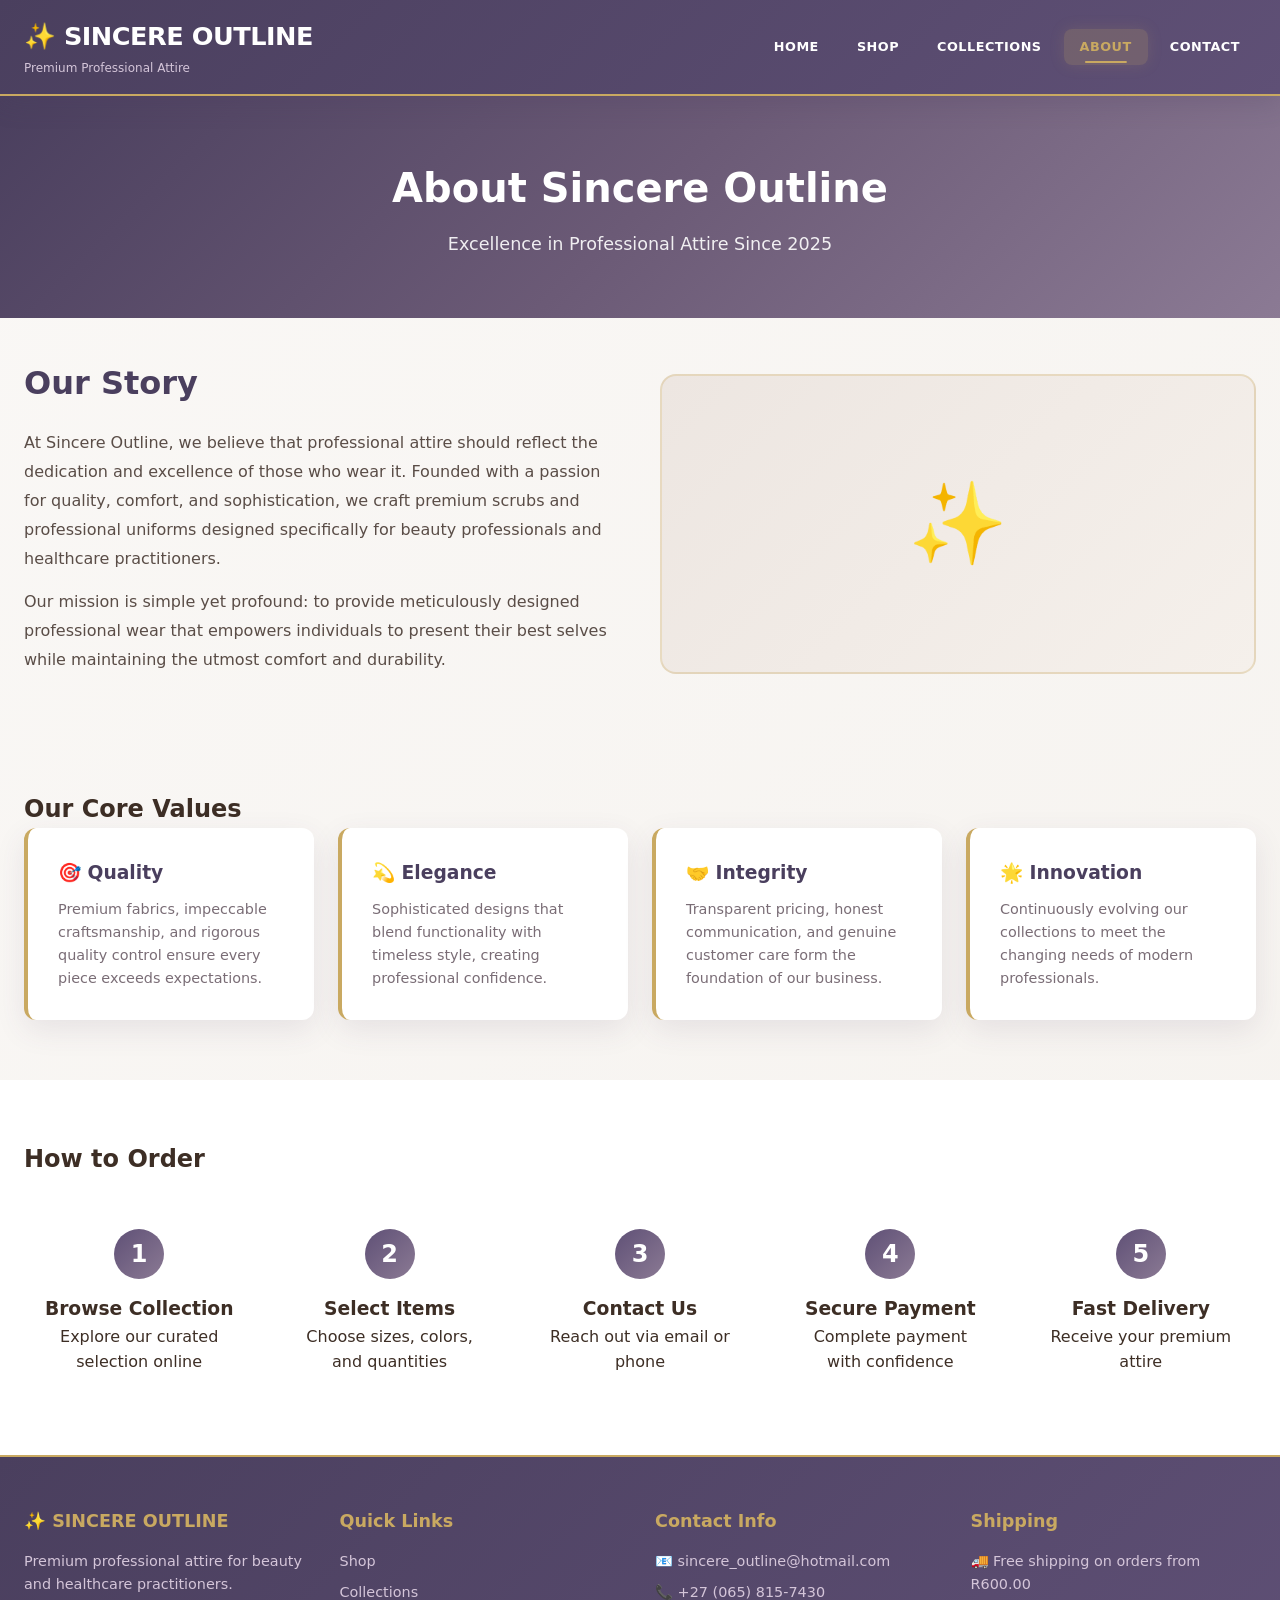
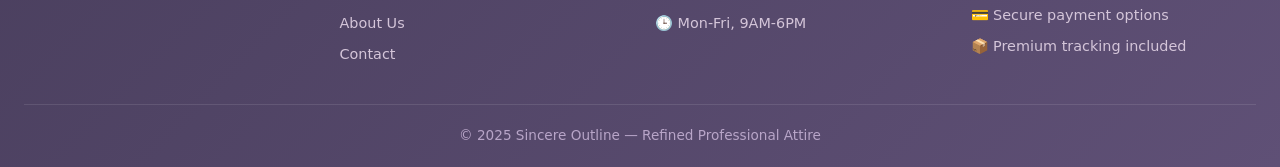
<file: about.html>
<!DOCTYPE html>
<html lang="en">
<head>
    <meta charset="UTF-8">
    <meta name="viewport" content="width=device-width, initial-scale=1.0">
    <title>About Us | Sincere Outline</title>
    <link rel="stylesheet" href="css/styles.css">
</head>
<body>
    <nav class="navbar">
        <div class="container nav-flex">
            <div class="logo">
                <h1>✨ SINCERE OUTLINE</h1>
                <p>Premium Professional Attire</p>
            </div>
            <div class="nav-links">
                <a href="index.html">Home</a>
                <a href="shop.html">Shop</a>
                <a href="collections.html">Collections</a>
                <a href="about.html" class="active">About</a>
                <a href="contact.html">Contact</a>
            </div>
            <button class="mobile-menu-btn">☰</button>
        </div>
    </nav>

    <section class="about-hero">
        <div class="container">
            <h1>About Sincere Outline</h1>
            <p>Excellence in Professional Attire Since 2025</p>
        </div>
    </section>

    <section class="about-story">
        <div class="container">
            <div class="about-grid">
                <div class="about-text">
                    <h2>Our Story</h2>
                    <p>At Sincere Outline, we believe that professional attire should reflect the dedication and excellence of those who wear it. Founded with a passion for quality, comfort, and sophistication, we craft premium scrubs and professional uniforms designed specifically for beauty professionals and healthcare practitioners.</p>
                    <p>Our mission is simple yet profound: to provide meticulously designed professional wear that empowers individuals to present their best selves while maintaining the utmost comfort and durability.</p>
                </div>
                <div class="about-image">
                    <div class="image-placeholder">✨</div>
                </div>
            </div>
        </div>
    </section>

    <section class="about-values">
        <div class="container">
            <h2>Our Core Values</h2>
            <div class="values-grid">
                <div class="value-card">
                    <h3>🎯 Quality</h3>
                    <p>Premium fabrics, impeccable craftsmanship, and rigorous quality control ensure every piece exceeds expectations.</p>
                </div>
                <div class="value-card">
                    <h3>💫 Elegance</h3>
                    <p>Sophisticated designs that blend functionality with timeless style, creating professional confidence.</p>
                </div>
                <div class="value-card">
                    <h3>🤝 Integrity</h3>
                    <p>Transparent pricing, honest communication, and genuine customer care form the foundation of our business.</p>
                </div>
                <div class="value-card">
                    <h3>🌟 Innovation</h3>
                    <p>Continuously evolving our collections to meet the changing needs of modern professionals.</p>
                </div>
            </div>
        </div>
    </section>

    <section class="about-ordering">
        <div class="container">
            <h2>How to Order</h2>
            <div class="order-steps">
                <div class="step">
                    <div class="step-number">1</div>
                    <h3>Browse Collection</h3>
                    <p>Explore our curated selection online</p>
                </div>
                <div class="step">
                    <div class="step-number">2</div>
                    <h3>Select Items</h3>
                    <p>Choose sizes, colors, and quantities</p>
                </div>
                <div class="step">
                    <div class="step-number">3</div>
                    <h3>Contact Us</h3>
                    <p>Reach out via email or phone</p>
                </div>
                <div class="step">
                    <div class="step-number">4</div>
                    <h3>Secure Payment</h3>
                    <p>Complete payment with confidence</p>
                </div>
                <div class="step">
                    <div class="step-number">5</div>
                    <h3>Fast Delivery</h3>
                    <p>Receive your premium attire</p>
                </div>
            </div>
        </div>
    </section>

    <footer>
        <div class="container">
            <div class="footer-grid">
                <div class="footer-col">
                    <h3>✨ SINCERE OUTLINE</h3>
                    <p>Premium professional attire for beauty and healthcare practitioners.</p>
                </div>
                <div class="footer-col">
                    <h4>Quick Links</h4>
                    <a href="shop.html">Shop</a>
                    <a href="collections.html">Collections</a>
                    <a href="about.html">About Us</a>
                    <a href="contact.html">Contact</a>
                </div>
                <div class="footer-col">
                    <h4>Contact Info</h4>
                    <p>📧 sincere_outline@hotmail.com</p>
                    <p>📞 +27 (065) 815-7430</p>
                    <p>🕒 Mon-Fri, 9AM-6PM</p>
                </div>
                <div class="footer-col">
                    <h4>Shipping</h4>
                    <p>🚚 Free shipping on orders from R600.00</p>
                    <p>💳 Secure payment options</p>
                    <p>📦 Premium tracking included</p>
                </div>
            </div>
            <div class="footer-bottom">
                <p>&copy; 2025 Sincere Outline — Refined Professional Attire</p>
            </div>
        </div>
    </footer>

    <script src="js/script.js"></script>
</body>
</html>
</file>
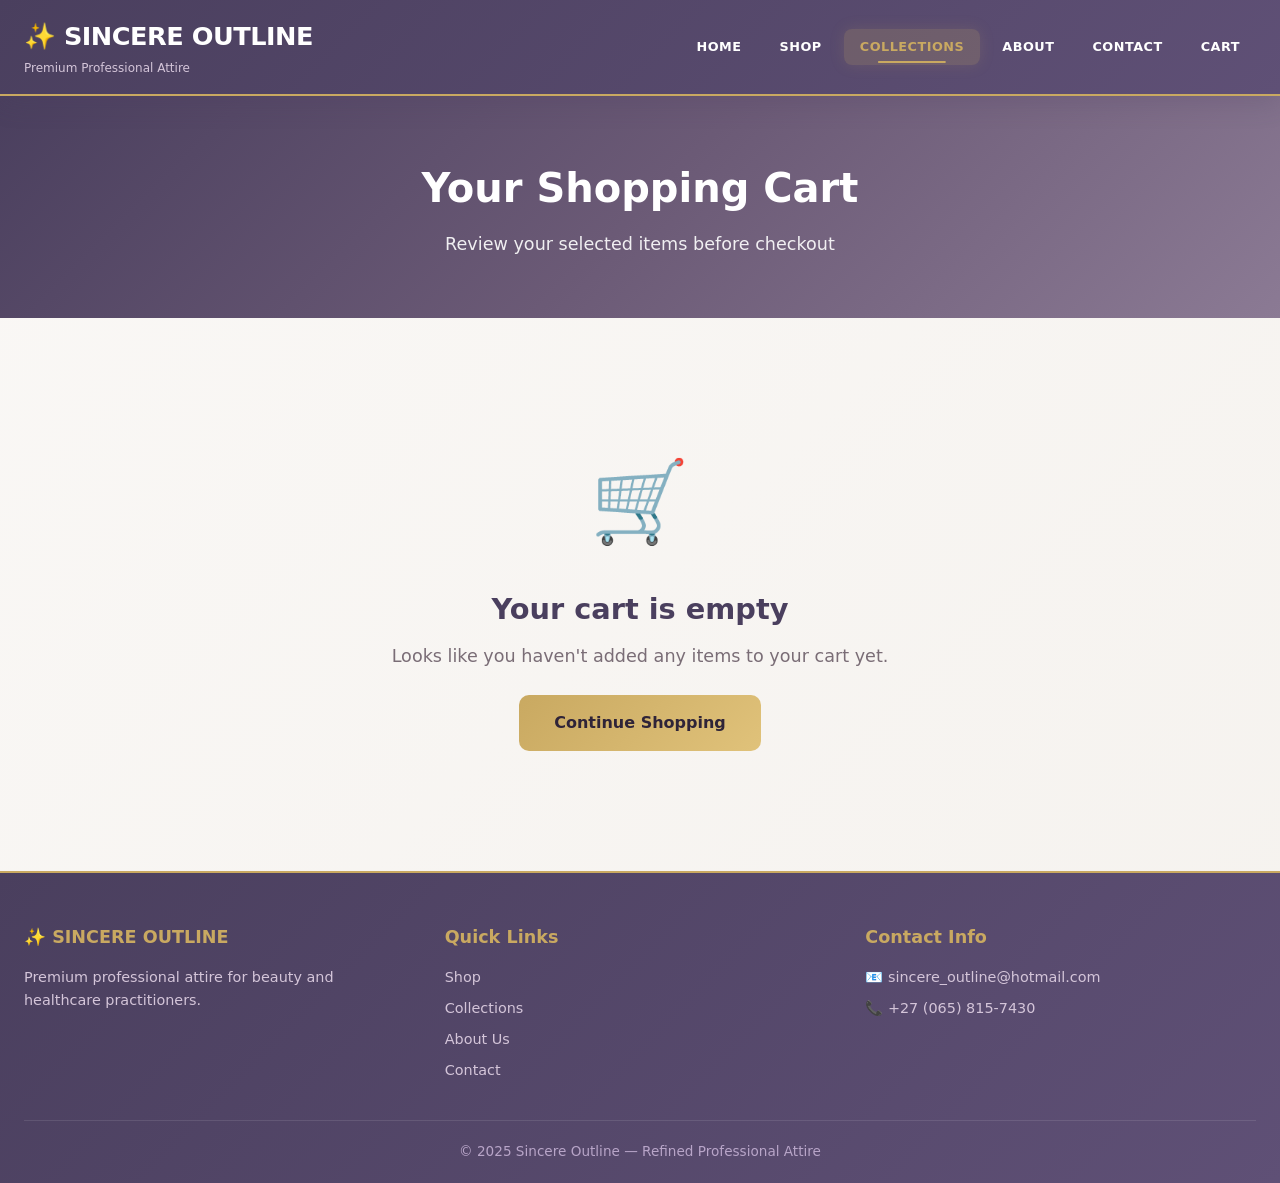
<file: cart.html>
<!DOCTYPE html>
<html lang="en">
<head>
    <meta charset="UTF-8">
    <meta name="viewport" content="width=device-width, initial-scale=1.0">
    <title>Shopping Cart | Sincere Outline</title>
    <link rel="stylesheet" href="css/styles.css">
</head>
<body>
   <!-- Navigation -->
<nav class="navbar">
    <div class="container nav-flex">
        <div class="logo">
            <h1>✨ SINCERE OUTLINE</h1>
            <p>Premium Professional Attire</p>
        </div>
        <div class="nav-links">
            <a href="index.html">Home</a>
            <a href="shop.html">Shop</a>
            <a href="collections.html" class="active">Collections</a>
            <a href="about.html">About</a>
            <a href="contact.html">Contact</a>
            <a href="cart.html" class="cart-link">
                Cart <span class="cart-count" id="cartCount">0</span>
            </a>
        </div>
        <button class="mobile-menu-btn">☰</button>
    </div>
</nav>

    <section class="cart-header">
        <div class="container">
            <h1>Your Shopping Cart</h1>
            <p>Review your selected items before checkout</p>
        </div>
    </section>

    <section class="cart-content">
        <div class="container">
            <div id="emptyCart" class="empty-cart" style="display: none;">
                <div class="empty-cart-icon">🛒</div>
                <h2>Your cart is empty</h2>
                <p>Looks like you haven't added any items to your cart yet.</p>
                <a href="shop.html" class="hero-btn">Continue Shopping</a>
            </div>

            <div id="cartItems" class="cart-layout">
                <div class="cart-items-container">
                    <div class="cart-items-header">
                        <h3>Cart Items</h3>
                        <span class="item-count" id="cartItemCount">0 items</span>
                    </div>
                    <div class="cart-items-list" id="cartItemsList"></div>
                    <div class="cart-actions">
                        <a href="shop.html" class="continue-shopping">← Continue Shopping</a>
                        <button class="clear-cart-btn" onclick="clearCart()">🗑️ Clear Cart</button>
                    </div>
                </div>

                <div class="cart-summary">
                    <h3>Order Summary</h3>
                    <div class="summary-row">
                        <span>Subtotal</span>
                        <span id="cartSubtotal">R0.00</span>
                    </div>
                    <div class="summary-row">
                        <span>Shipping</span>
                        <span id="cartShipping">Calculated at checkout</span>
                    </div>
                    <div class="summary-row total">
                        <span>Total</span>
                        <span id="cartTotal">R0.00</span>
                    </div>
                    <div class="shipping-note" id="shippingNote"></div>
                    <button class="checkout-btn" id="checkoutBtn" onclick="goToCheckout()">
                        Proceed to Checkout →
                    </button>
                    <div class="payment-icons">
                        <span>💳</span> <span>📱</span> <span>🏦</span>
                        <p>Secure payment options available</p>
                    </div>
                </div>
            </div>
        </div>
    </section>

    <footer>
        <div class="container">
            <div class="footer-grid">
                <div class="footer-col">
                    <h3>✨ SINCERE OUTLINE</h3>
                    <p>Premium professional attire for beauty and healthcare practitioners.</p>
                </div>
                <div class="footer-col">
                    <h4>Quick Links</h4>
                    <a href="shop.html">Shop</a>
                    <a href="collections.html">Collections</a>
                    <a href="about.html">About Us</a>
                    <a href="contact.html">Contact</a>
                </div>
                <div class="footer-col">
                    <h4>Contact Info</h4>
                    <p>📧 sincere_outline@hotmail.com</p>
                    <p>📞 +27 (065) 815-7430</p>
                </div>
            </div>
            <div class="footer-bottom">
                <p>&copy; 2025 Sincere Outline — Refined Professional Attire</p>
            </div>
        </div>
    </footer>

    <script src="js/script.js"></script>
</body>
</html>
</file>
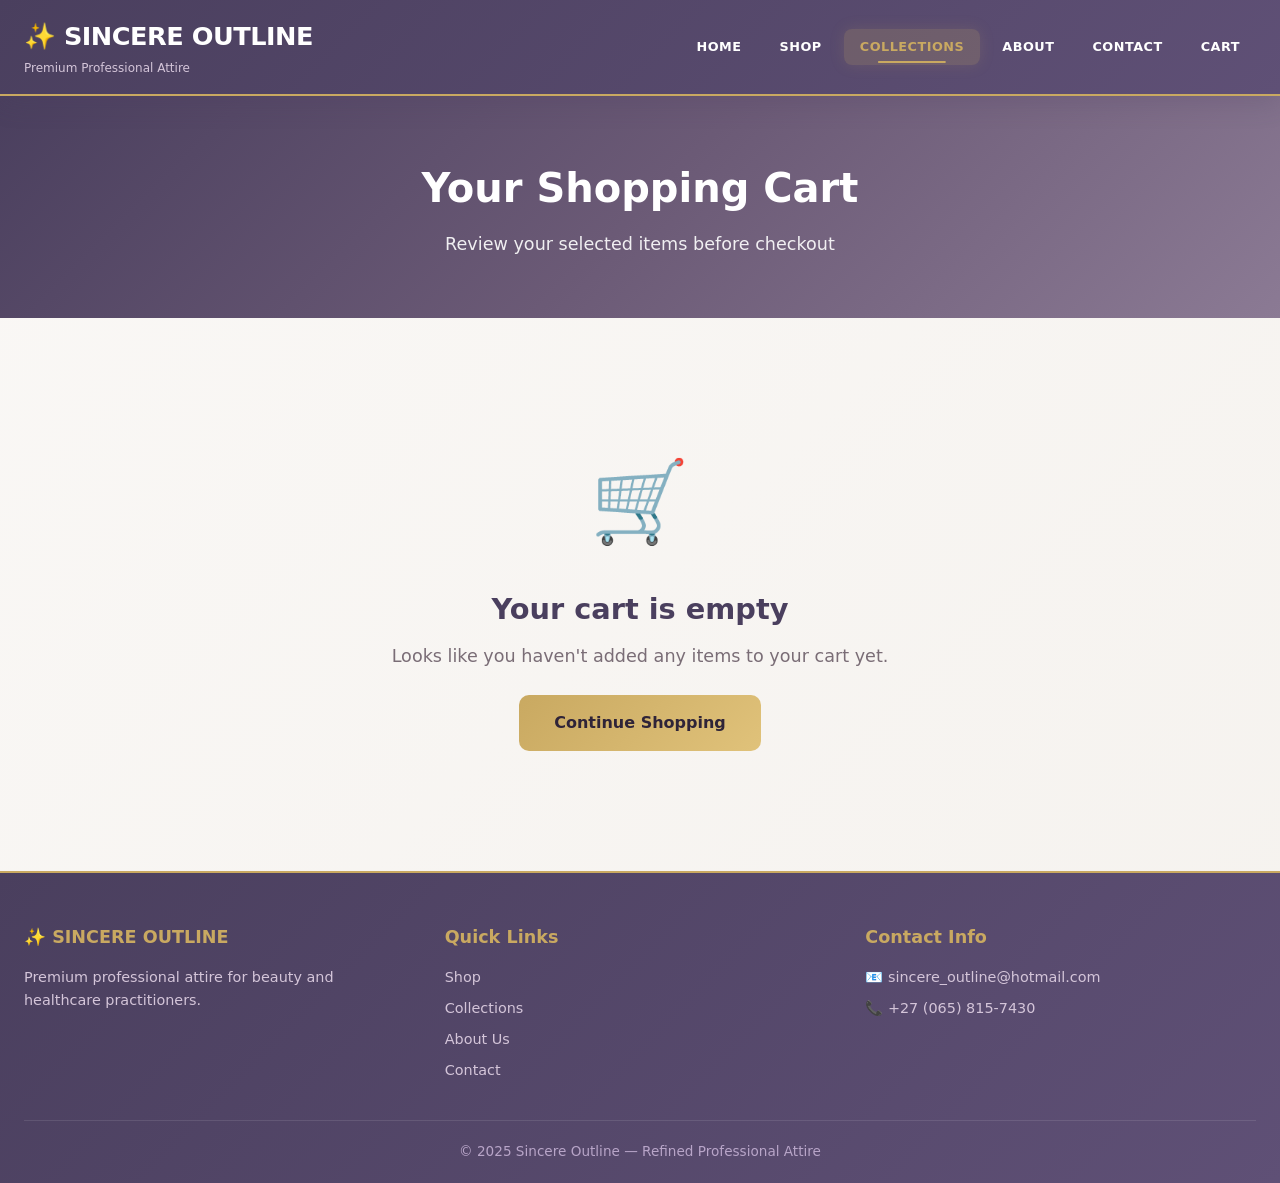
<file: checkout.html>
<!DOCTYPE html>
<html lang="en">
<head>
    <meta charset="UTF-8">
    <meta name="viewport" content="width=device-width, initial-scale=1.0">
    <title>Checkout | Sincere Outline</title>
    <link rel="stylesheet" href="css/styles.css">
</head>
<body>
    <nav class="navbar">
        <div class="container nav-flex">
            <div class="logo">
                <h1>✨ SINCERE OUTLINE</h1>
                <p>Premium Professional Attire</p>
            </div>
            <div class="nav-links">
                <a href="index.html">Home</a>
                <a href="shop.html">Shop</a>
                <a href="collections.html">Collections</a>
                <a href="about.html">About</a>
                <a href="contact.html">Contact</a>
                <a href="cart.html" class="cart-link">
                    🛒 <span class="cart-count" id="cartCount">0</span>
                </a>
            </div>
            <button class="mobile-menu-btn">☰</button>
        </div>
    </nav>

    <section class="checkout-header">
        <div class="container">
            <h1>Checkout</h1>
            <div class="checkout-steps">
                <div class="checkout-step completed">
                    <span class="step-indicator">1</span>
                    <span>Cart</span>
                </div>
                <div class="step-line"></div>
                <div class="checkout-step active">
                    <span class="step-indicator">2</span>
                    <span>Details</span>
                </div>
                <div class="step-line"></div>
                <div class="checkout-step">
                    <span class="step-indicator">3</span>
                    <span>Confirm</span>
                </div>
            </div>
        </div>
    </section>

    <section class="checkout-content">
        <div class="container">
            <div class="checkout-layout">
                <div class="checkout-form-section">
                    <h2>Your Details</h2>
                    <p>Please fill in your information to complete your order</p>
                    
                    <form id="checkoutForm" onsubmit="submitOrder(event)">
                        <div class="form-row">
                            <div class="form-group">
                                <label for="firstName">First Name *</label>
                                <input type="text" id="firstName" required placeholder="Your first name">
                            </div>
                            <div class="form-group">
                                <label for="lastName">Last Name *</label>
                                <input type="text" id="lastName" required placeholder="Your last name">
                            </div>
                        </div>

                        <div class="form-group">
                            <label for="email">Email Address *</label>
                            <input type="email" id="email" required placeholder="your.email@example.com">
                        </div>

                        <div class="form-group">
                            <label for="phone">Phone Number *</label>
                            <input type="tel" id="phone" required placeholder="+27 68 133 3036">
                        </div>

                        <div class="form-group">
                            <label for="address">Delivery Address *</label>
                            <textarea id="address" rows="3" required placeholder="Your complete delivery address"></textarea>
                        </div>

                        <div class="form-row">
                            <div class="form-group">
                                <label for="city">City *</label>
                                <input type="text" id="city" required placeholder="Your city">
                            </div>
                            <div class="form-group">
                                <label for="province">Province *</label>
                                <select id="province" required>
                                    <option value="">Select province</option>
                                    <option value="Gauteng">Gauteng</option>
                                    <option value="Western Cape">Western Cape</option>
                                    <option value="KwaZulu-Natal">KwaZulu-Natal</option>
                                    <option value="Eastern Cape">Eastern Cape</option>
                                    <option value="Free State">Free State</option>
                                    <option value="Mpumalanga">Mpumalanga</option>
                                    <option value="Limpopo">Limpopo</option>
                                    <option value="North West">North West</option>
                                    <option value="Northern Cape">Northern Cape</option>
                                </select>
                            </div>
                        </div>

                        <div class="form-group">
                            <label for="notes">Special Instructions / Notes</label>
                            <textarea id="notes" rows="2" placeholder="Any special requests, size preferences, color choices, etc."></textarea>
                        </div>
                    </form>
                </div>

                <div class="checkout-summary-section">
                    <h2>Order Summary</h2>
                    <div class="order-items" id="orderItems"></div>
                    
                    <div class="order-totals">
                        <div class="summary-row">
                            <span>Subtotal</span>
                            <span id="summarySubtotal">R0.00</span>
                        </div>
                        <div class="summary-row">
                            <span>Shipping</span>
                            <span id="summaryShipping">R0.00</span>
                        </div>
                        <div class="summary-row total">
                            <span>Total</span>
                            <span id="summaryTotal">R0.00</span>
                        </div>
                    </div>

                    <div class="shipping-info-box">
                        <h4>🚚 Shipping Information</h4>
                        <p>Free shipping on orders from R600.00</p>
                        <p>Standard delivery: 3-5 business days</p>
                    </div>

                    <button type="button" class="whatsapp-btn" onclick="submitOrder()">
                        📱 Send Order via WhatsApp
                    </button>
                    <p class="whatsapp-note">You'll be redirected to WhatsApp to confirm your order with our team.</p>
                </div>
            </div>
        </div>
    </section>

    <!-- Order Confirmation Modal -->
    <div class="modal" id="confirmModal">
        <div class="modal-content">
            <h3>📋 Order Summary Preview</h3>
            <div class="modal-order-details" id="modalOrderDetails"></div>
            <div class="modal-actions">
                <button class="cancel-btn" onclick="closeModal()">Edit Order</button>
                <button class="confirm-btn" onclick="sendToWhatsApp()">📱 Send to WhatsApp</button>
            </div>
        </div>
    </div>

    <footer>
        <div class="container">
            <div class="footer-grid">
                <div class="footer-col">
                    <h3>✨ SINCERE OUTLINE</h3>
                    <p>Premium professional attire for beauty and healthcare practitioners.</p>
                </div>
                <div class="footer-col">
                    <h4>Quick Links</h4>
                    <a href="shop.html">Shop</a>
                    <a href="collections.html">Collections</a>
                    <a href="about.html">About Us</a>
                    <a href="contact.html">Contact</a>
                </div>
                <div class="footer-col">
                    <h4>Contact Info</h4>
                    <p>📧 sincere_outline@hotmail.com</p>
                    <p>📞 +27 (065) 815-7430</p>
                </div>
            </div>
            <div class="footer-bottom">
                <p>&copy; 2025 Sincere Outline — Refined Professional Attire</p>
            </div>
        </div>
    </footer>

    <script src="js/script.js"></script>
</body>
</html>
</file>
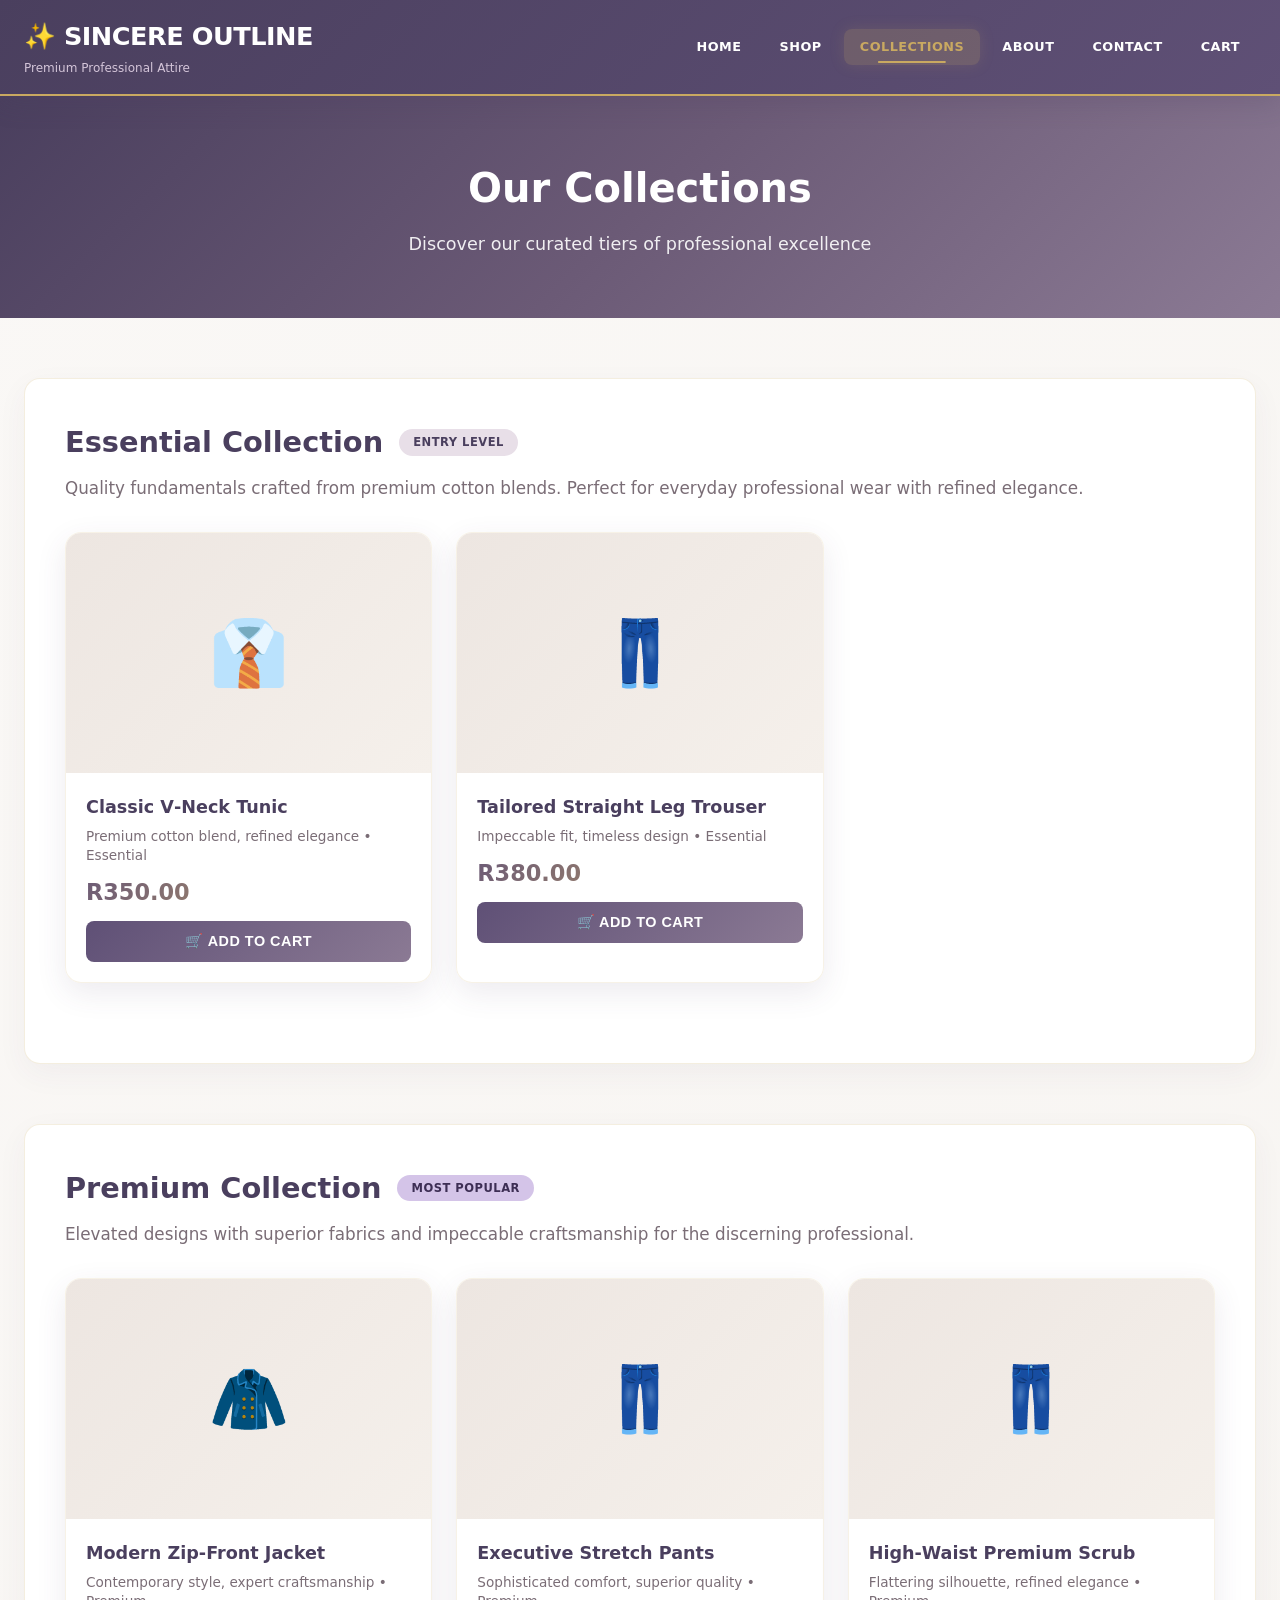
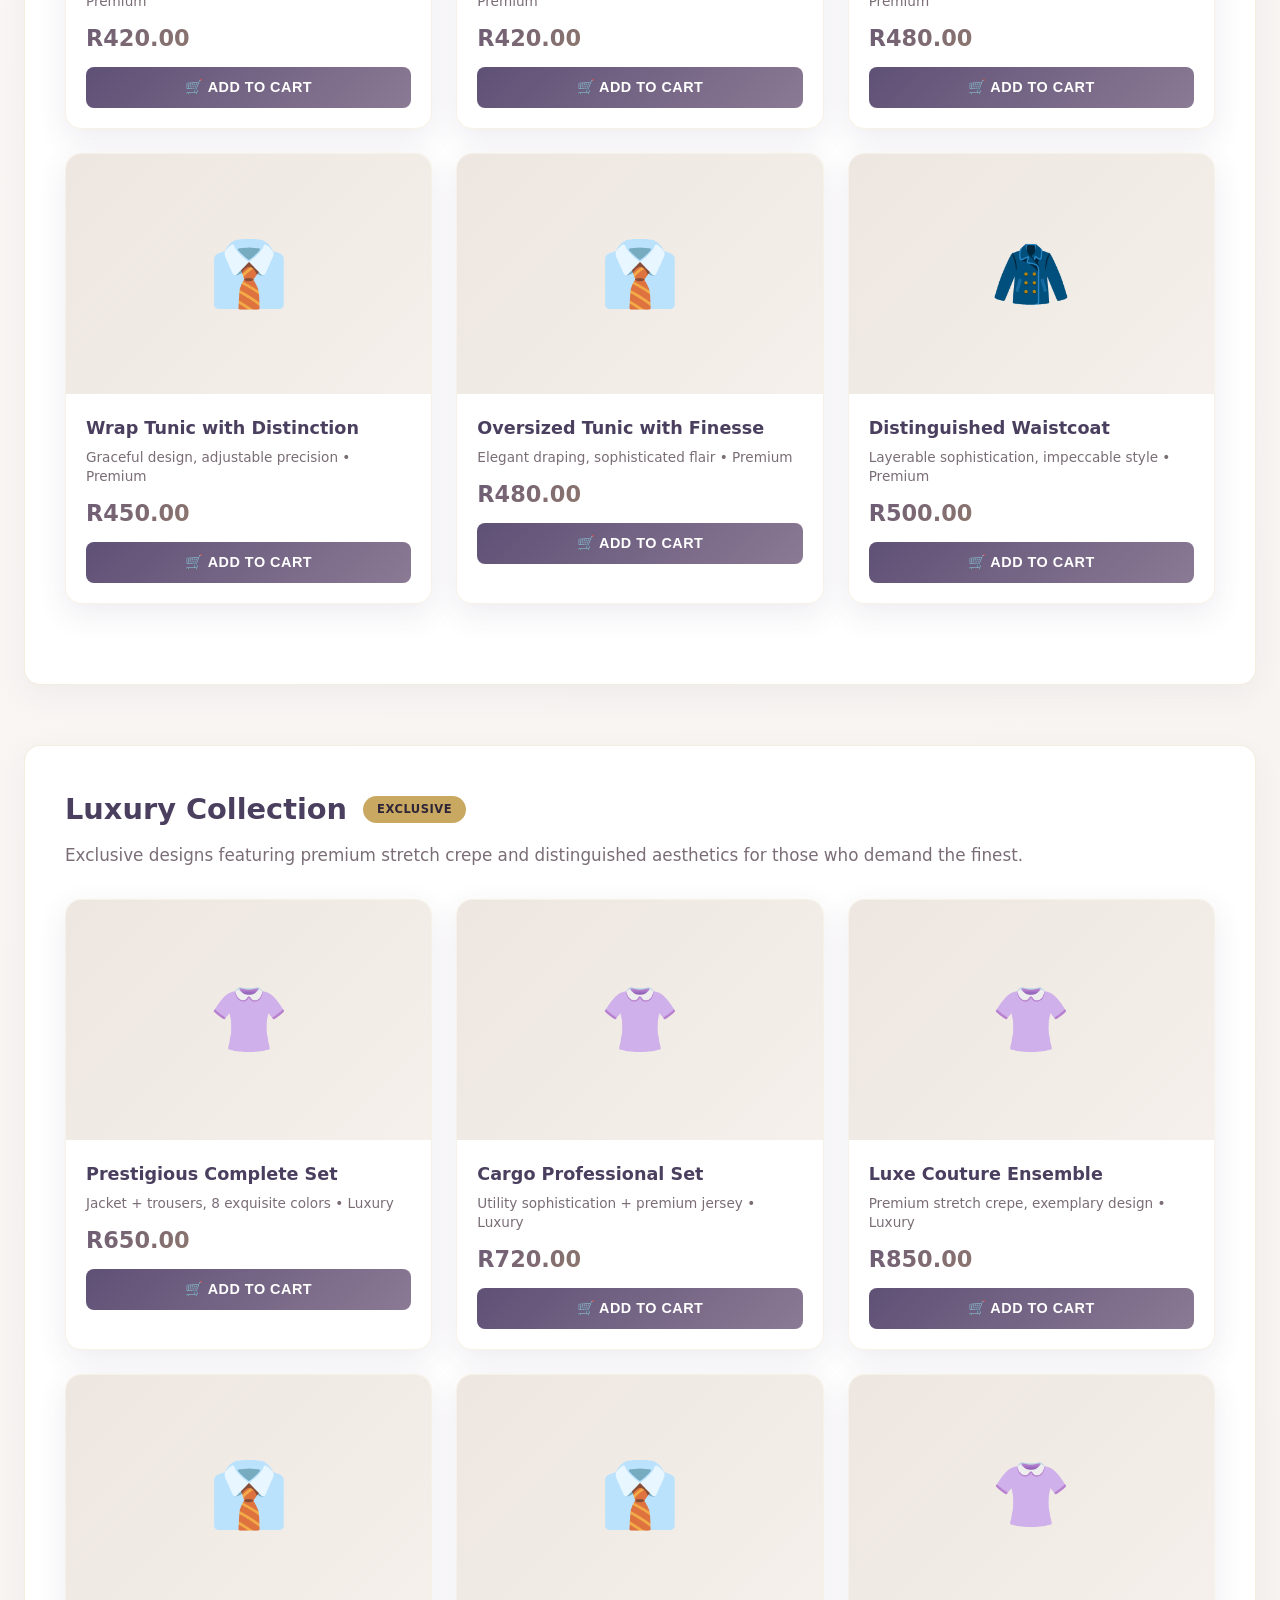
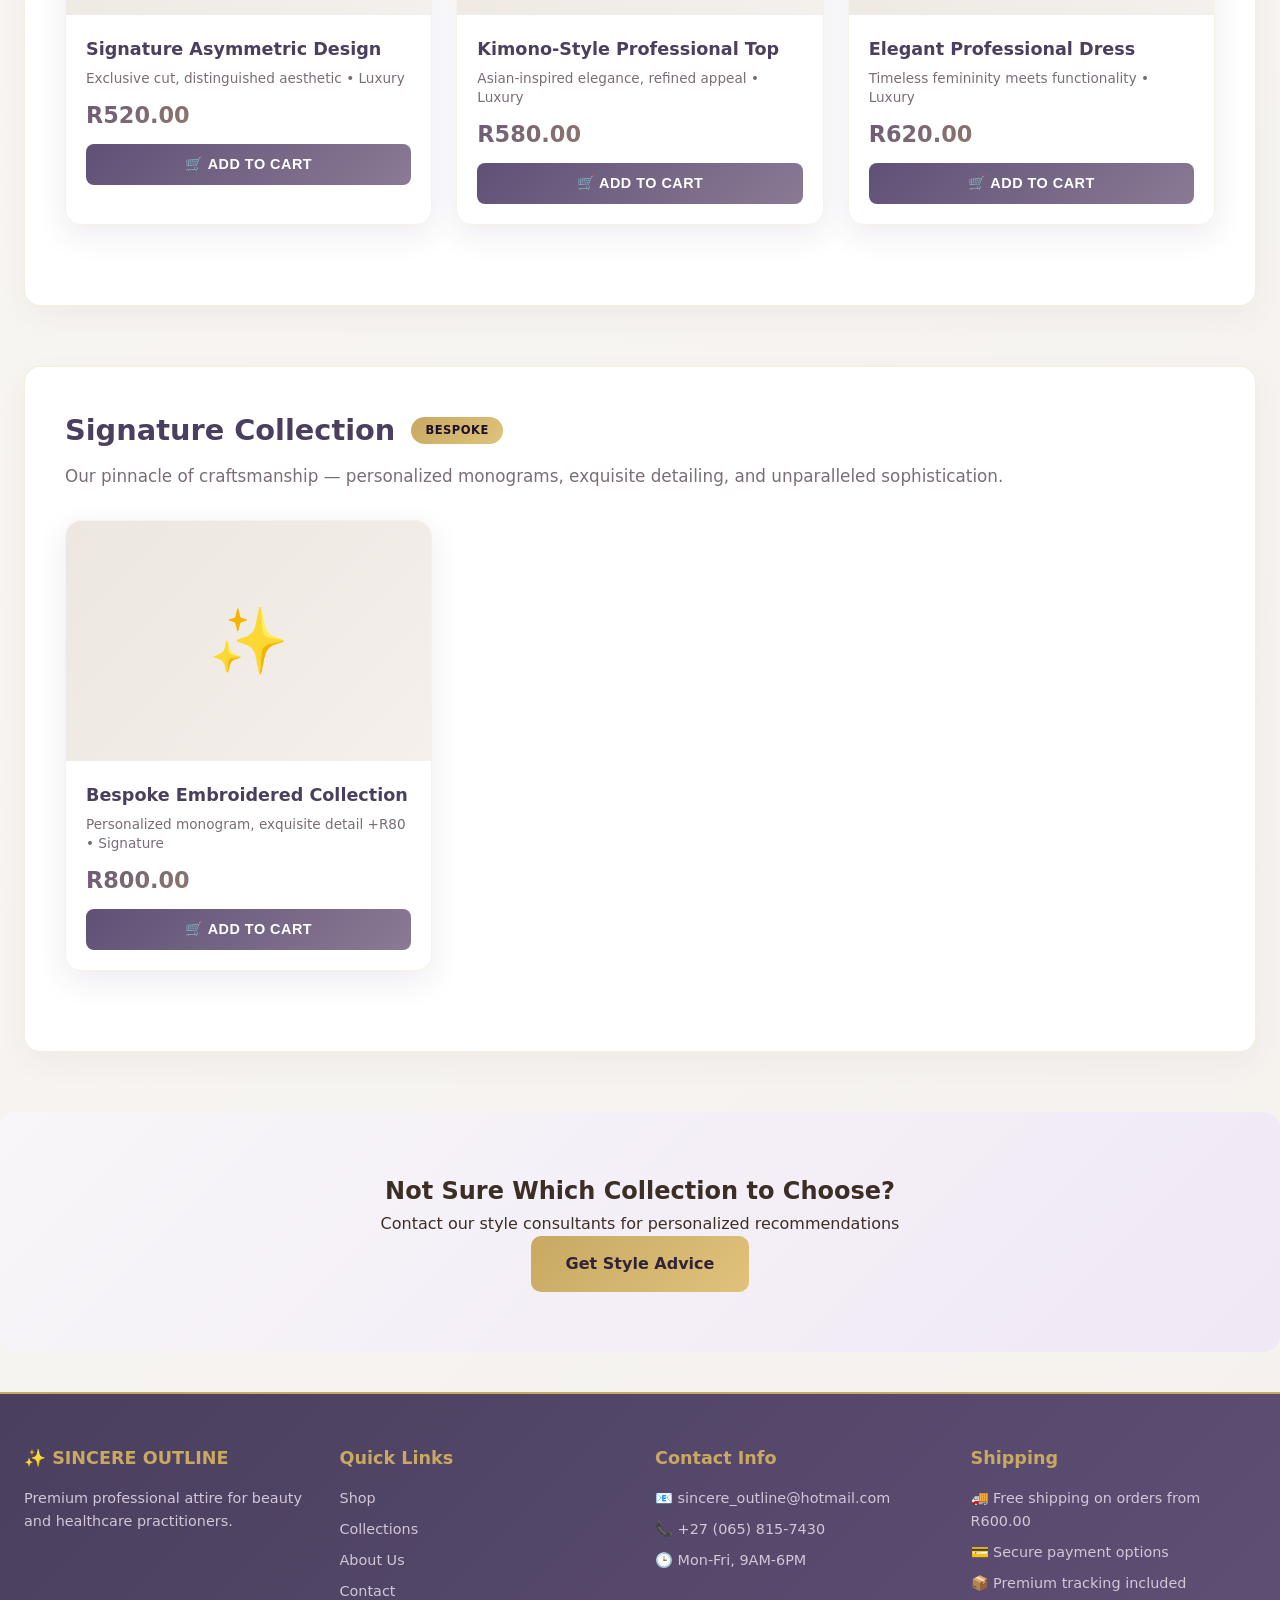
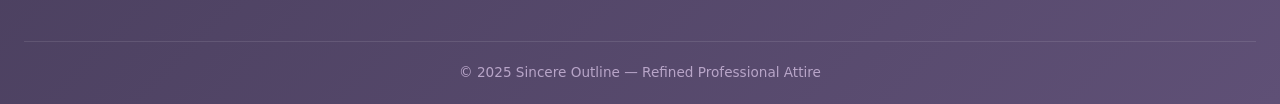
<file: collections.html>
<!DOCTYPE html>
<html lang="en">
<head>
    <meta charset="UTF-8">
    <meta name="viewport" content="width=device-width, initial-scale=1.0">
    <title>Collections | Sincere Outline</title>
    <link rel="stylesheet" href="css/styles.css">
    <!-- Add this in the <head> of all pages for icon font -->
<link rel="stylesheet" href="https://cdnjs.cloudflare.com/ajax/libs/font-awesome/6.4.0/css/all.min.css">
</head>
<body>
 <!-- Navigation -->
<nav class="navbar">
    <div class="container nav-flex">
        <div class="logo">
            <h1>✨ SINCERE OUTLINE</h1>
            <p>Premium Professional Attire</p>
        </div>
        <div class="nav-links">
            <a href="index.html">Home</a>
            <a href="shop.html">Shop</a>
            <a href="collections.html" class="active">Collections</a>
            <a href="about.html">About</a>
            <a href="contact.html">Contact</a>
            <a href="cart.html" class="cart-link">
                Cart <span class="cart-count" id="cartCount">0</span>
            </a>
        </div>
        <button class="mobile-menu-btn">☰</button>
    </div>
</nav>

    <section class="collections-hero">
        <div class="container">
            <h1>Our Collections</h1>
            <p>Discover our curated tiers of professional excellence</p>
        </div>
    </section>

    <section class="collections-content">
        <div class="container">
            <!-- Essential Collection -->
            <div class="collection-tier" id="essential">
                <div class="tier-header">
                    <h2>Essential Collection</h2>
                    <span class="tier-badge">Entry Level</span>
                </div>
                <p class="tier-description">Quality fundamentals crafted from premium cotton blends. Perfect for everyday professional wear with refined elegance.</p>
                <div class="product-grid" id="essentialGrid"></div>
            </div>

            <!-- Premium Collection -->
            <div class="collection-tier" id="premium">
                <div class="tier-header">
                    <h2>Premium Collection</h2>
                    <span class="tier-badge premium">Most Popular</span>
                </div>
                <p class="tier-description">Elevated designs with superior fabrics and impeccable craftsmanship for the discerning professional.</p>
                <div class="product-grid" id="premiumGrid"></div>
            </div>

            <!-- Luxury Collection -->
            <div class="collection-tier" id="luxury">
                <div class="tier-header">
                    <h2>Luxury Collection</h2>
                    <span class="tier-badge luxury">Exclusive</span>
                </div>
                <p class="tier-description">Exclusive designs featuring premium stretch crepe and distinguished aesthetics for those who demand the finest.</p>
                <div class="product-grid" id="luxuryGrid"></div>
            </div>

            <!-- Signature Collection -->
            <div class="collection-tier" id="signature">
                <div class="tier-header">
                    <h2>Signature Collection</h2>
                    <span class="tier-badge signature">Bespoke</span>
                </div>
                <p class="tier-description">Our pinnacle of craftsmanship — personalized monograms, exquisite detailing, and unparalleled sophistication.</p>
                <div class="product-grid" id="signatureGrid"></div>
            </div>
        </div>
    </section>

    <section class="collection-cta">
        <div class="container">
            <h2>Not Sure Which Collection to Choose?</h2>
            <p>Contact our style consultants for personalized recommendations</p>
            <a href="contact.html" class="hero-btn">Get Style Advice</a>
        </div>
    </section>

    <footer>
        <div class="container">
            <div class="footer-grid">
                <div class="footer-col">
                    <h3>✨ SINCERE OUTLINE</h3>
                    <p>Premium professional attire for beauty and healthcare practitioners.</p>
                </div>
                <div class="footer-col">
                    <h4>Quick Links</h4>
                    <a href="shop.html">Shop</a>
                    <a href="collections.html">Collections</a>
                    <a href="about.html">About Us</a>
                    <a href="contact.html">Contact</a>
                </div>
                <div class="footer-col">
                    <h4>Contact Info</h4>
                    <p>📧 sincere_outline@hotmail.com</p>
                    <p>📞 +27 (065) 815-7430</p>
                    <p>🕒 Mon-Fri, 9AM-6PM</p>
                </div>
                <div class="footer-col">
                    <h4>Shipping</h4>
                    <p>🚚 Free shipping on orders from R600.00</p>
                    <p>💳 Secure payment options</p>
                    <p>📦 Premium tracking included</p>
                </div>
            </div>
            <div class="footer-bottom">
                <p>&copy; 2025 Sincere Outline — Refined Professional Attire</p>
            </div>
        </div>
    </footer>

    <script src="js/script.js"></script>
</body>
</html>
</file>
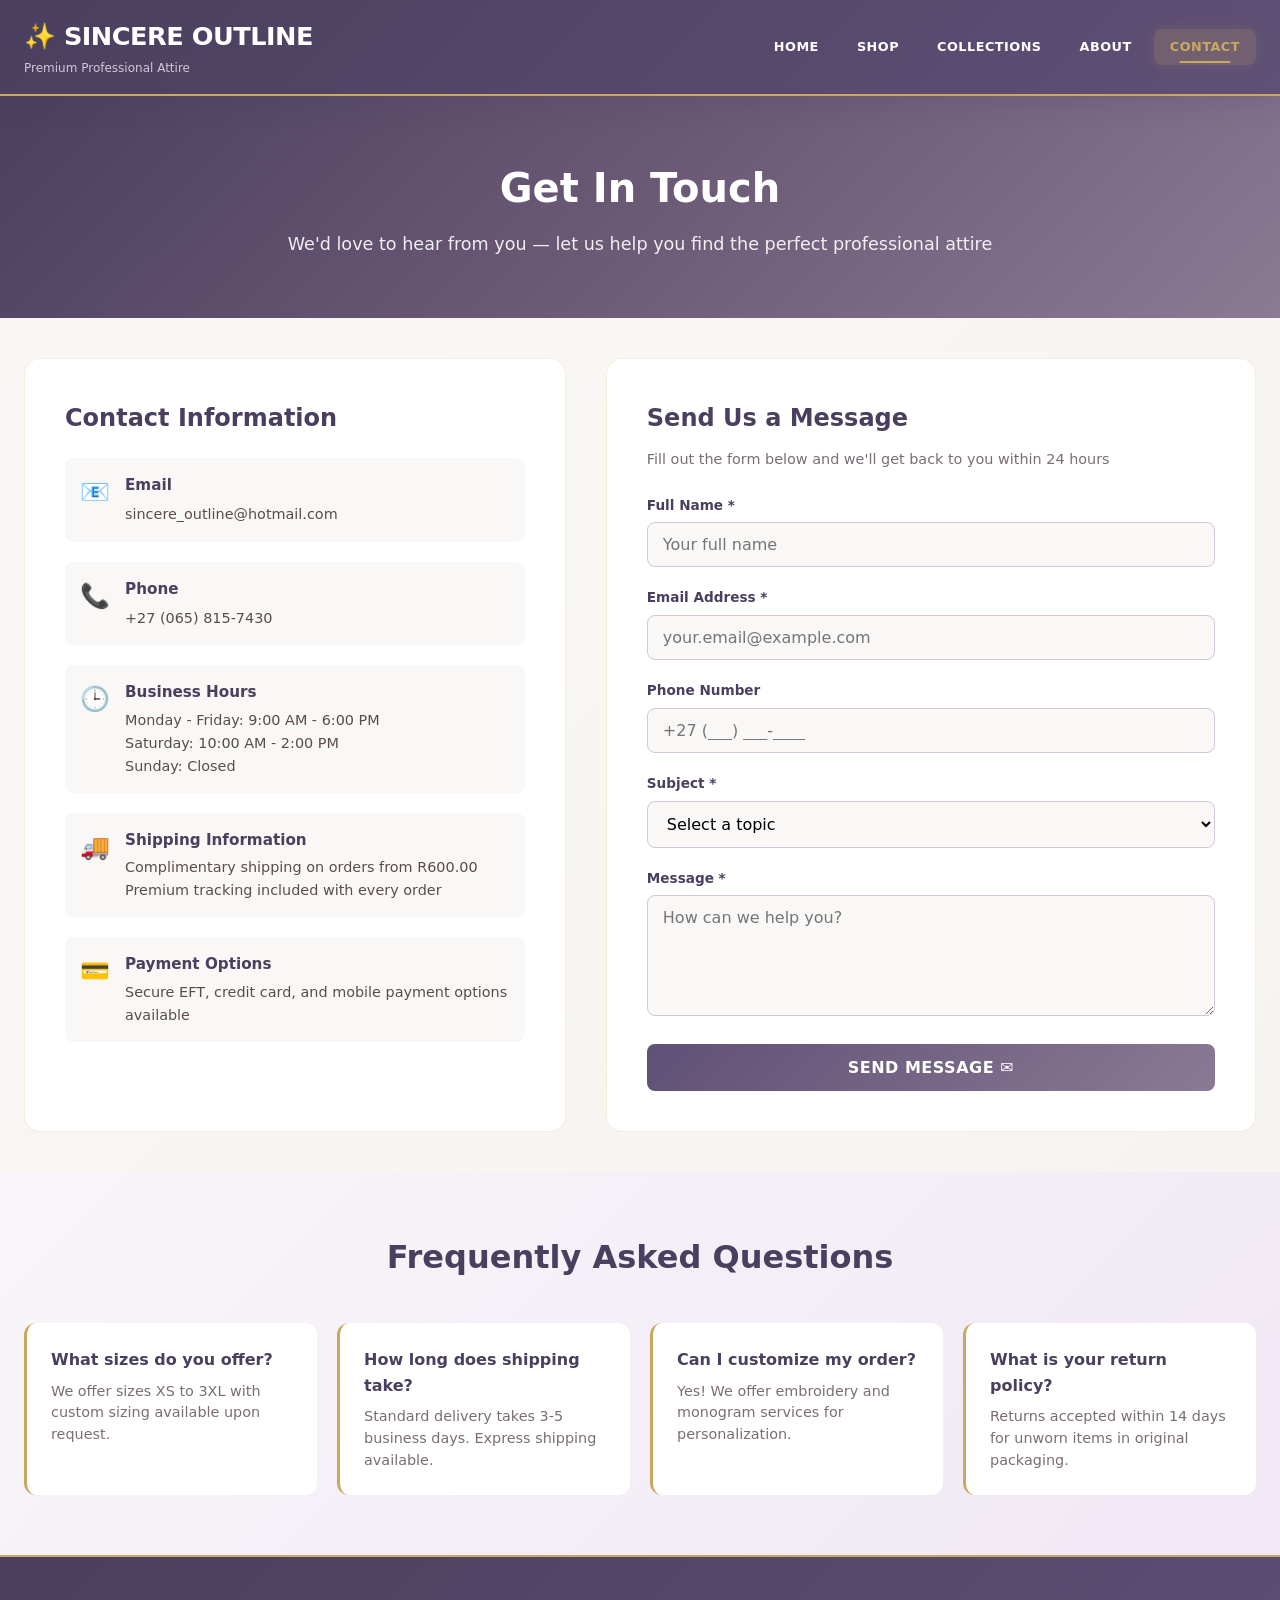
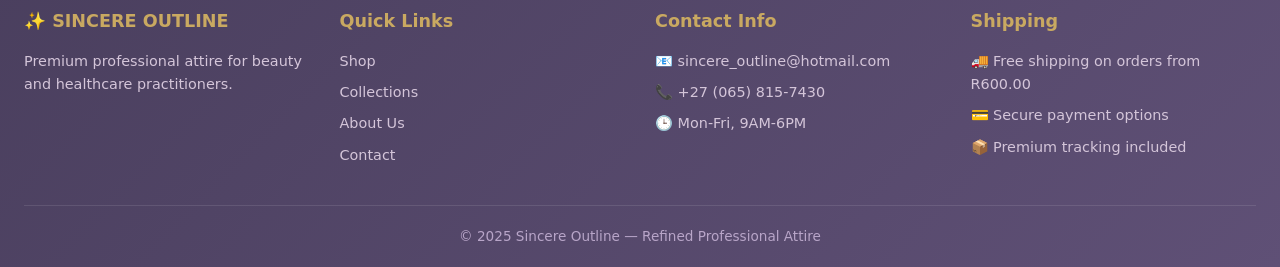
<file: contact.html>
<!DOCTYPE html>
<html lang="en">
<head>
    <meta charset="UTF-8">
    <meta name="viewport" content="width=device-width, initial-scale=1.0">
    <title>Contact Us | Sincere Outline</title>
    <link rel="stylesheet" href="css/styles.css">
</head>
<body>
    <nav class="navbar">
        <div class="container nav-flex">
            <div class="logo">
                <h1>✨ SINCERE OUTLINE</h1>
                <p>Premium Professional Attire</p>
            </div>
            <div class="nav-links">
                <a href="index.html">Home</a>
                <a href="shop.html">Shop</a>
                <a href="collections.html">Collections</a>
                <a href="about.html">About</a>
                <a href="contact.html" class="active">Contact</a>
            </div>
            <button class="mobile-menu-btn">☰</button>
        </div>
    </nav>

    <section class="contact-hero">
        <div class="container">
            <h1>Get In Touch</h1>
            <p>We'd love to hear from you — let us help you find the perfect professional attire</p>
        </div>
    </section>

    <section class="contact-content">
        <div class="container">
            <div class="contact-grid">
                <div class="contact-info-box">
                    <h2>Contact Information</h2>
                    
                    <div class="info-item">
                        <span class="info-icon">📧</span>
                        <div>
                            <h4>Email</h4>
                            <a href="mailto:sincere_outline@hotmail.com">sincere_outline@hotmail.com</a>
                        </div>
                    </div>
                    
                    <div class="info-item">
                        <span class="info-icon">📞</span>
                        <div>
                            <h4>Phone</h4>
                            <a href="tel:+27658157430">+27 (065) 815-7430</a>
                        </div>
                    </div>
                    
                    <div class="info-item">
                        <span class="info-icon">🕒</span>
                        <div>
                            <h4>Business Hours</h4>
                            <p>Monday - Friday: 9:00 AM - 6:00 PM</p>
                            <p>Saturday: 10:00 AM - 2:00 PM</p>
                            <p>Sunday: Closed</p>
                        </div>
                    </div>
                    
                    <div class="info-item">
                        <span class="info-icon">🚚</span>
                        <div>
                            <h4>Shipping Information</h4>
                            <p>Complimentary shipping on orders from R600.00</p>
                            <p>Premium tracking included with every order</p>
                        </div>
                    </div>
                    
                    <div class="info-item">
                        <span class="info-icon">💳</span>
                        <div>
                            <h4>Payment Options</h4>
                            <p>Secure EFT, credit card, and mobile payment options available</p>
                        </div>
                    </div>
                </div>
                
                <div class="contact-form-box">
                    <h2>Send Us a Message</h2>
                    <p>Fill out the form below and we'll get back to you within 24 hours</p>
                    
                    <form id="contactForm" onsubmit="handleContactSubmit(event)">
                        <div class="form-group">
                            <label for="name">Full Name *</label>
                            <input type="text" id="name" name="name" required placeholder="Your full name">
                        </div>
                        
                        <div class="form-group">
                            <label for="email">Email Address *</label>
                            <input type="email" id="email" name="email" required placeholder="your.email@example.com">
                        </div>
                        
                        <div class="form-group">
                            <label for="phone">Phone Number</label>
                            <input type="tel" id="phone" name="phone" placeholder="+27 (___) ___-____">
                        </div>
                        
                        <div class="form-group">
                            <label for="subject">Subject *</label>
                            <select id="subject" name="subject" required>
                                <option value="">Select a topic</option>
                                <option value="order">Order Inquiry</option>
                                <option value="sizing">Sizing & Fit</option>
                                <option value="custom">Custom Orders</option>
                                <option value="shipping">Shipping Question</option>
                                <option value="other">Other</option>
                            </select>
                        </div>
                        
                        <div class="form-group">
                            <label for="message">Message *</label>
                            <textarea id="message" name="message" required placeholder="How can we help you?" rows="5"></textarea>
                        </div>
                        
                        <button type="submit" class="submit-btn">Send Message ✉️</button>
                    </form>
                </div>
            </div>
        </div>
    </section>

    <section class="contact-faq">
        <div class="container">
            <h2>Frequently Asked Questions</h2>
            <div class="faq-grid">
                <div class="faq-item">
                    <h4>What sizes do you offer?</h4>
                    <p>We offer sizes XS to 3XL with custom sizing available upon request.</p>
                </div>
                <div class="faq-item">
                    <h4>How long does shipping take?</h4>
                    <p>Standard delivery takes 3-5 business days. Express shipping available.</p>
                </div>
                <div class="faq-item">
                    <h4>Can I customize my order?</h4>
                    <p>Yes! We offer embroidery and monogram services for personalization.</p>
                </div>
                <div class="faq-item">
                    <h4>What is your return policy?</h4>
                    <p>Returns accepted within 14 days for unworn items in original packaging.</p>
                </div>
            </div>
        </div>
    </section>

    <footer>
        <div class="container">
            <div class="footer-grid">
                <div class="footer-col">
                    <h3>✨ SINCERE OUTLINE</h3>
                    <p>Premium professional attire for beauty and healthcare practitioners.</p>
                </div>
                <div class="footer-col">
                    <h4>Quick Links</h4>
                    <a href="shop.html">Shop</a>
                    <a href="collections.html">Collections</a>
                    <a href="about.html">About Us</a>
                    <a href="contact.html">Contact</a>
                </div>
                <div class="footer-col">
                    <h4>Contact Info</h4>
                    <p>📧 sincere_outline@hotmail.com</p>
                    <p>📞 +27 (065) 815-7430</p>
                    <p>🕒 Mon-Fri, 9AM-6PM</p>
                </div>
                <div class="footer-col">
                    <h4>Shipping</h4>
                    <p>🚚 Free shipping on orders from R600.00</p>
                    <p>💳 Secure payment options</p>
                    <p>📦 Premium tracking included</p>
                </div>
            </div>
            <div class="footer-bottom">
                <p>&copy; 2025 Sincere Outline — Refined Professional Attire</p>
            </div>
        </div>
    </footer>

    <script src="js/script.js"></script>
</body>
</html>
</file>
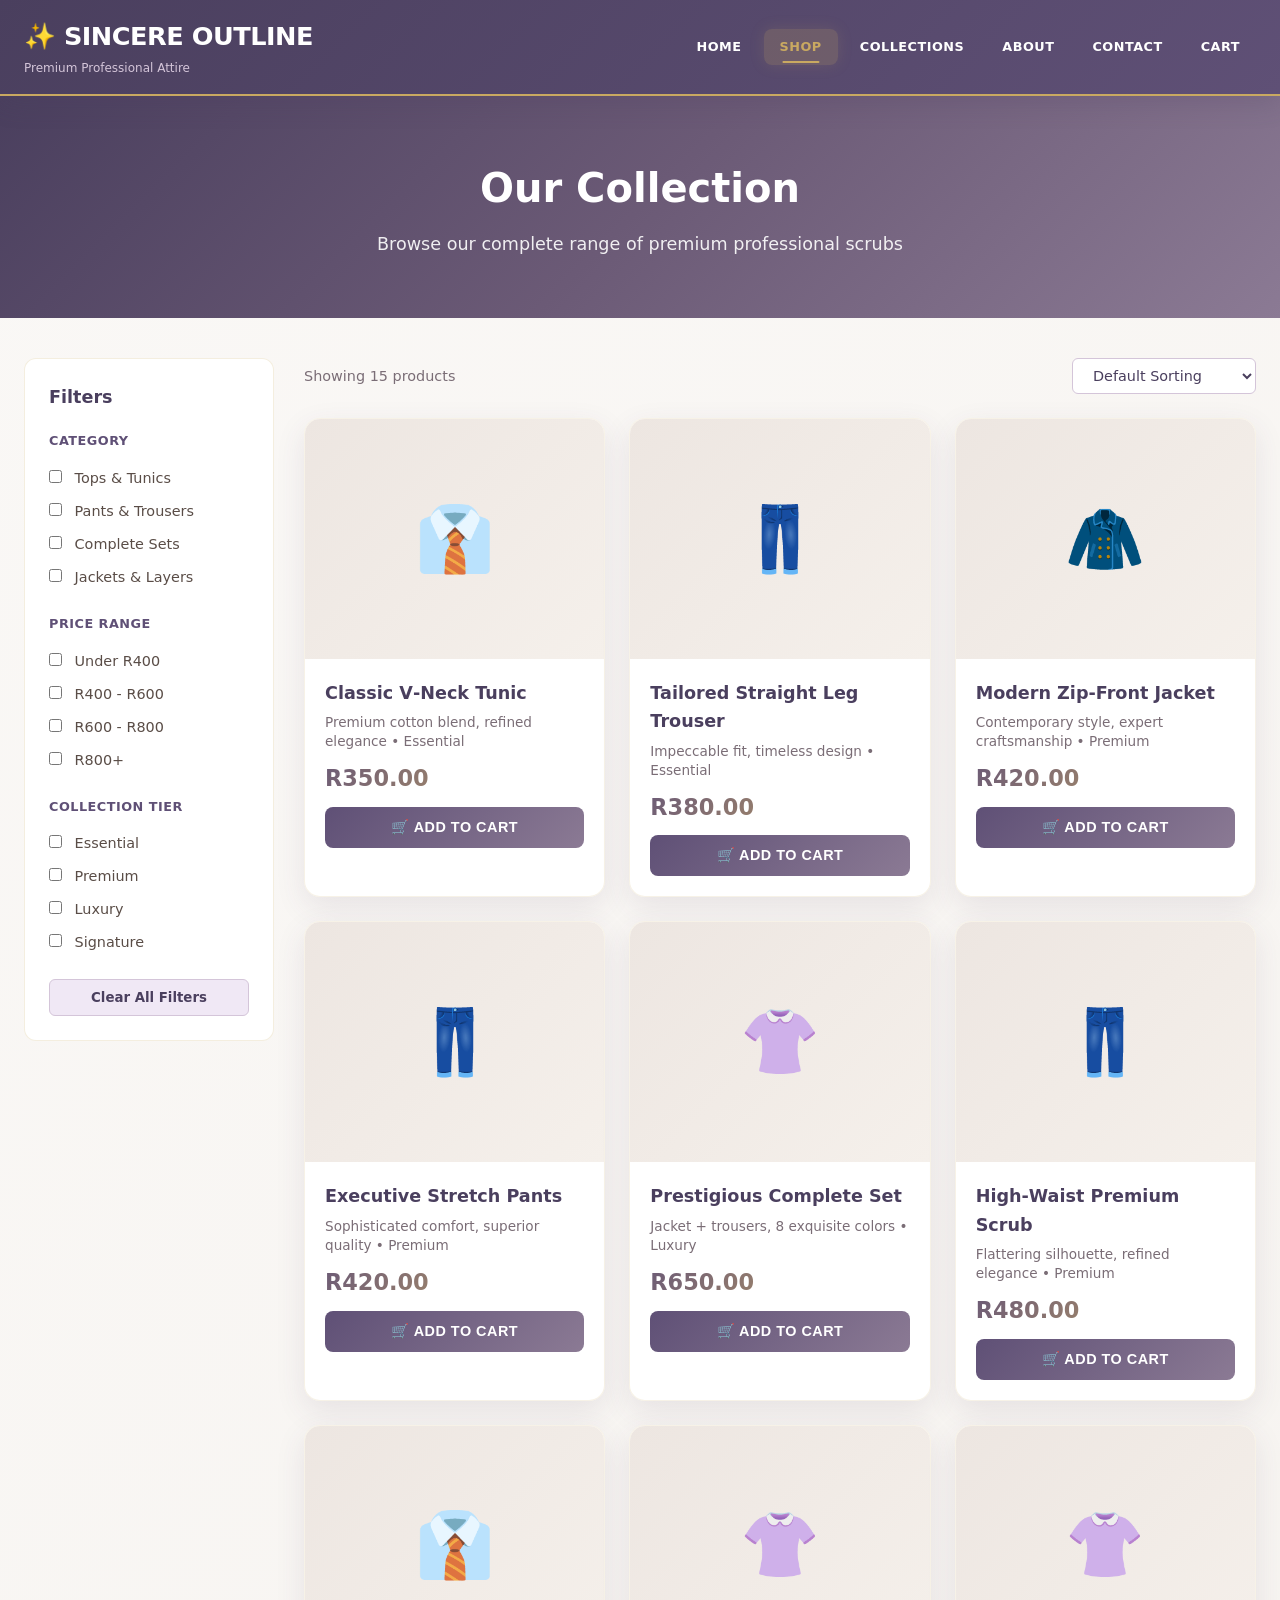
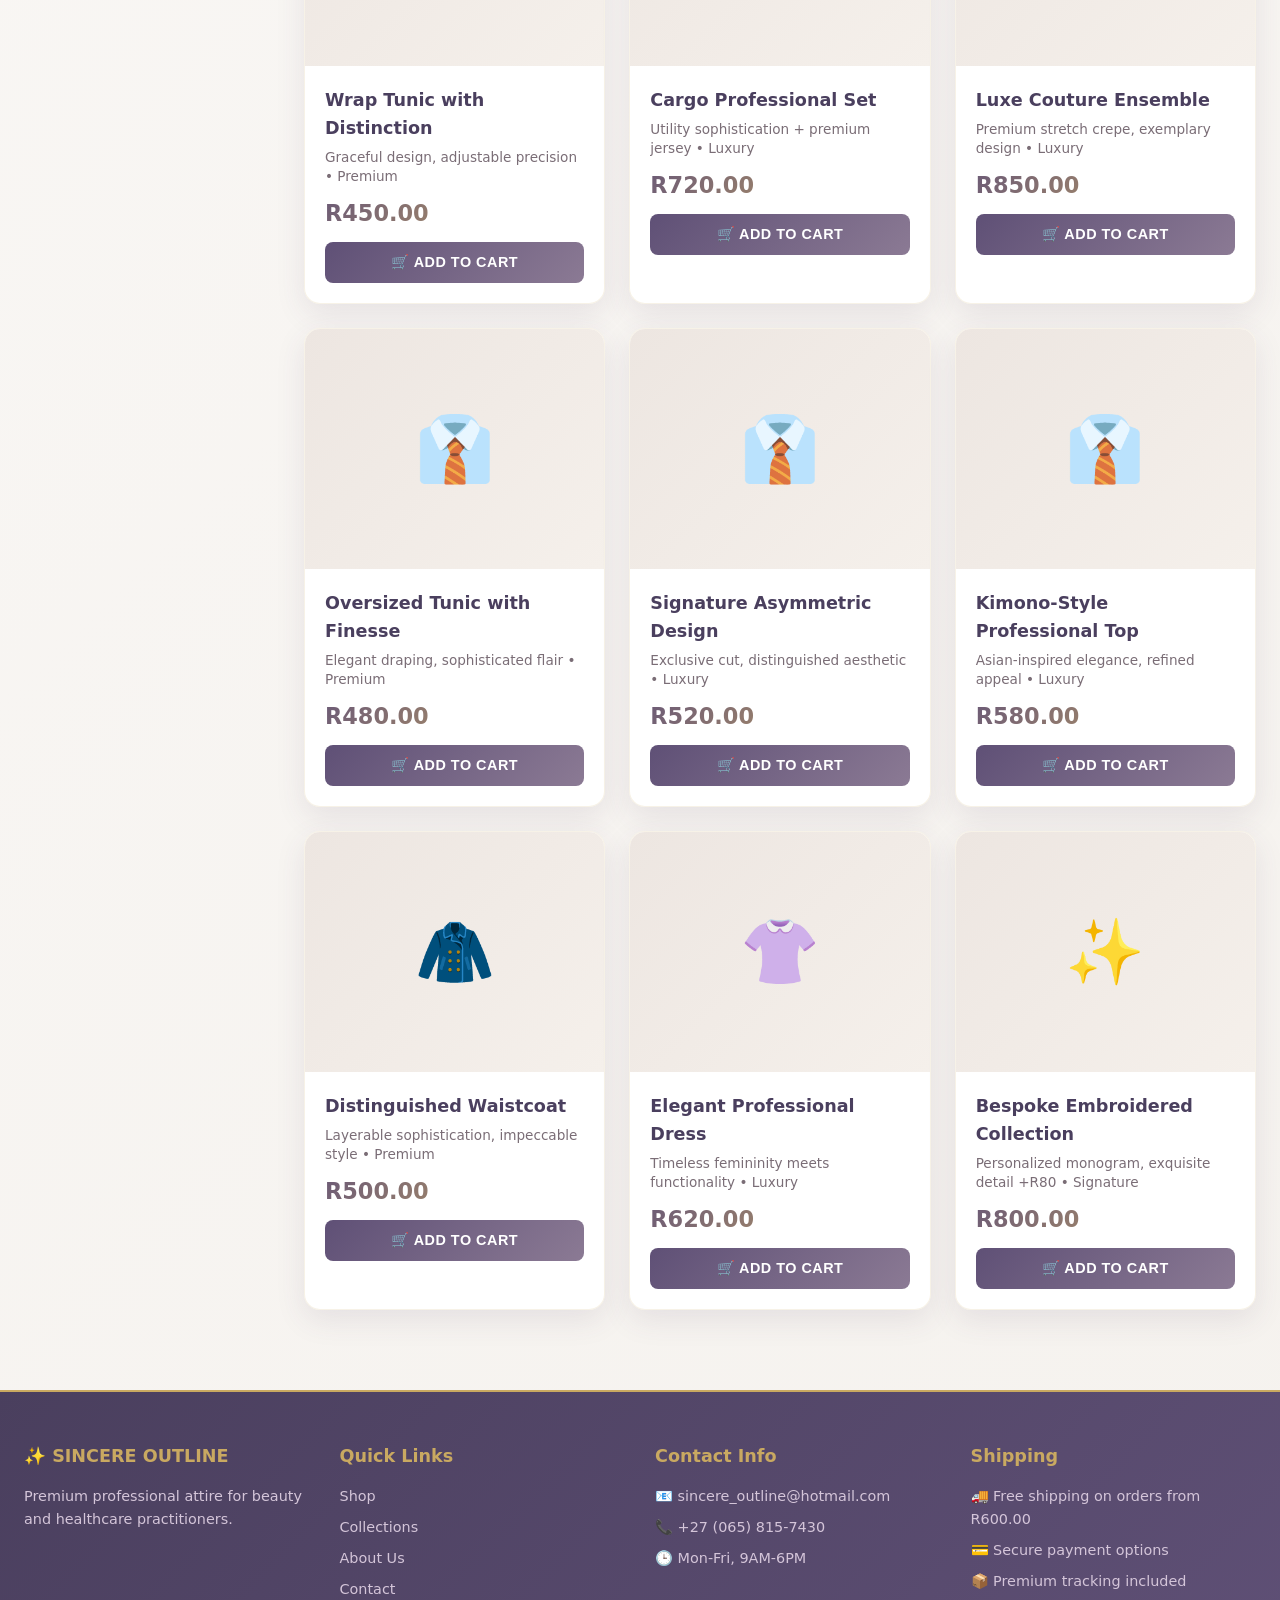
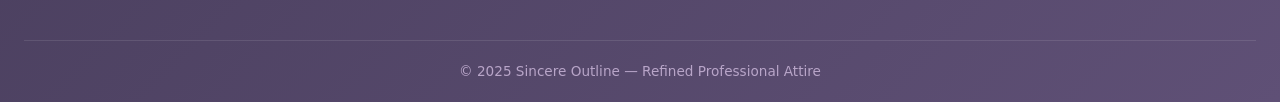
<file: shop.html>
<!DOCTYPE html>
<html lang="en">
<head>
    <meta charset="UTF-8">
    <meta name="viewport" content="width=device-width, initial-scale=1.0">
    <title>Shop | Sincere Outline</title>
    <link rel="stylesheet" href="css/styles.css">
    <!-- Add this in the <head> of all pages for icon font -->
<link rel="stylesheet" href="https://cdnjs.cloudflare.com/ajax/libs/font-awesome/6.4.0/css/all.min.css">
</head>
<body>

 <!-- Navigation -->
<nav class="navbar">
    <div class="container nav-flex">
        <div class="logo">
            <h1>✨ SINCERE OUTLINE</h1>
            <p>Premium Professional Attire</p>
        </div>
        <div class="nav-links">
            <a href="index.html">Home</a>
            <a href="shop.html" class="active">Shop</a>
            <a href="collections.html">Collections</a>
            <a href="about.html">About</a>
            <a href="contact.html">Contact</a>
            <a href="cart.html" class="cart-link">
                Cart <span class="cart-count" id="cartCount">0</span>
            </a>
        </div>
        <button class="mobile-menu-btn">☰</button>
    </div>
</nav>   

    <section class="shop-header">
        <div class="container">
            <h1>Our Collection</h1>
            <p>Browse our complete range of premium professional scrubs</p>
        </div>
    </section>

    <section class="shop-content">
        <div class="container">
            <div class="shop-layout">
                <!-- Filters Sidebar -->
                <aside class="filters-sidebar">
                    <h3>Filters</h3>
                    
                    <div class="filter-group">
                        <h4>Category</h4>
                        <label><input type="checkbox" class="filter-checkbox" data-filter="category" value="tops"> Tops & Tunics</label>
                        <label><input type="checkbox" class="filter-checkbox" data-filter="category" value="bottoms"> Pants & Trousers</label>
                        <label><input type="checkbox" class="filter-checkbox" data-filter="category" value="sets"> Complete Sets</label>
                        <label><input type="checkbox" class="filter-checkbox" data-filter="category" value="jackets"> Jackets & Layers</label>
                    </div>

                    <div class="filter-group">
                        <h4>Price Range</h4>
                        <label><input type="checkbox" class="filter-checkbox" data-filter="price" value="0-400"> Under R400</label>
                        <label><input type="checkbox" class="filter-checkbox" data-filter="price" value="400-600"> R400 - R600</label>
                        <label><input type="checkbox" class="filter-checkbox" data-filter="price" value="600-800"> R600 - R800</label>
                        <label><input type="checkbox" class="filter-checkbox" data-filter="price" value="800+"> R800+</label>
                    </div>

                    <div class="filter-group">
                        <h4>Collection Tier</h4>
                        <label><input type="checkbox" class="filter-checkbox" data-filter="tier" value="Essential"> Essential</label>
                        <label><input type="checkbox" class="filter-checkbox" data-filter="tier" value="Premium"> Premium</label>
                        <label><input type="checkbox" class="filter-checkbox" data-filter="tier" value="Luxury"> Luxury</label>
                        <label><input type="checkbox" class="filter-checkbox" data-filter="tier" value="Signature"> Signature</label>
                    </div>

                    <button class="clear-filters" onclick="clearFilters()">Clear All Filters</button>
                </aside>

                <!-- Products Grid -->
                <div class="products-main">
                    <div class="products-header">
                        <p id="productCount">Showing all products</p>
                        <select id="sortSelect" onchange="sortProducts()">
                            <option value="default">Default Sorting</option>
                            <option value="price-low">Price: Low to High</option>
                            <option value="price-high">Price: High to Low</option>
                            <option value="name-asc">Name: A to Z</option>
                            <option value="name-desc">Name: Z to A</option>
                        </select>
                    </div>
                    <div class="product-grid" id="shopGrid"></div>
                </div>
            </div>
        </div>
    </section>

    <footer>
        <div class="container">
            <div class="footer-grid">
                <div class="footer-col">
                    <h3>✨ SINCERE OUTLINE</h3>
                    <p>Premium professional attire for beauty and healthcare practitioners.</p>
                </div>
                <div class="footer-col">
                    <h4>Quick Links</h4>
                    <a href="shop.html">Shop</a>
                    <a href="collections.html">Collections</a>
                    <a href="about.html">About Us</a>
                    <a href="contact.html">Contact</a>
                </div>
                <div class="footer-col">
                    <h4>Contact Info</h4>
                    <p>📧 sincere_outline@hotmail.com</p>
                    <p>📞 +27 (065) 815-7430</p>
                    <p>🕒 Mon-Fri, 9AM-6PM</p>
                </div>
                <div class="footer-col">
                    <h4>Shipping</h4>
                    <p>🚚 Free shipping on orders from R600.00</p>
                    <p>💳 Secure payment options</p>
                    <p>📦 Premium tracking included</p>
                </div>
            </div>
            <div class="footer-bottom">
                <p>&copy; 2025 Sincere Outline — Refined Professional Attire</p>
            </div>
        </div>
    </footer>

    <script src="js/script.js"></script>
</body>
</html>
</file>
<file: css/styles.css>
/* ============================================
   SINCERE OUTLINE - COMPLETE STYLESHEET
   Premium Professional Attire E-Commerce
   ============================================ */

/* ============================================
   1. RESET & BASE STYLES
   ============================================ */
* {
    margin: 0;
    padding: 0;
    box-sizing: border-box;
}

body {
    font-family: 'Inter', system-ui, -apple-system, 'Segoe UI', Roboto, Helvetica, sans-serif;
    background: linear-gradient(135deg, #faf8f6 0%, #f5f2ee 100%);
    color: #3d2e25;
    line-height: 1.6;
    min-height: 100vh;
}

html {
    scroll-behavior: smooth;
}

.container {
    max-width: 1280px;
    margin: 0 auto;
    padding: 0 24px;
}

/* ============================================
   2. NAVIGATION
   ============================================ */
.navbar {
    background: linear-gradient(135deg, #4a3f5e 0%, #5f5076 100%);
    box-shadow: 0 8px 24px rgba(74, 63, 94, 0.2);
    padding: 16px 0;
    position: sticky;
    top: 0;
    z-index: 1000;
    border-bottom: 2px solid #c9a961;
}

.nav-flex {
    display: flex;
    justify-content: space-between;
    align-items: center;
    flex-wrap: wrap;
    gap: 16px;
}

.logo h1 {
    font-size: 1.6rem;
    letter-spacing: -0.5px;
    color: #ffffff;
    font-weight: 800;
}

.logo p {
    font-size: 0.75rem;
    color: #d4c5d9;
    margin-top: 2px;
}

.nav-links {
    display: flex;
    gap: 6px;
    align-items: center;
    flex-wrap: wrap;
}

.nav-links a {
    text-decoration: none;
    font-weight: 600;
    color: #ffffff;
    transition: all 0.3s ease;
    text-transform: uppercase;
    font-size: 0.8rem;
    letter-spacing: 0.5px;
    padding: 8px 16px;
    border-radius: 8px;
    position: relative;
    white-space: nowrap;
}

.nav-links a:hover {
    background: rgba(201, 169, 97, 0.15);
    color: #c9a961;
    transform: translateY(-1px);
}

.nav-links a.active {
    background: rgba(201, 169, 97, 0.2);
    color: #c9a961;
    box-shadow: 0 0 15px rgba(201, 169, 97, 0.15);
}

.nav-links a.active::after {
    content: '';
    position: absolute;
    bottom: 2px;
    left: 50%;
    transform: translateX(-50%);
    width: 50%;
    height: 2px;
    background: #c9a961;
    border-radius: 2px;
}

/* Cart link special styling */
.cart-link {
    position: relative;
    display: flex;
    align-items: center;
    gap: 6px;
}

.cart-count {
    background: #e74c3c;
    color: white;
    border-radius: 50%;
    min-width: 20px;
    height: 20px;
    display: flex;
    align-items: center;
    justify-content: center;
    font-size: 0.65rem;
    font-weight: 800;
    border: 2px solid #4a3f5e;
    padding: 0 4px;
}

/* Mobile menu button */
.mobile-menu-btn {
    display: none;
    background: rgba(255, 255, 255, 0.1);
    border: 1px solid rgba(255, 255, 255, 0.2);
    color: white;
    font-size: 1.3rem;
    cursor: pointer;
    padding: 8px 14px;
    border-radius: 8px;
    transition: 0.3s;
}

.mobile-menu-btn:hover {
    background: rgba(201, 169, 97, 0.2);
}

/* ============================================
   3. HERO SECTION
   ============================================ */
.hero {
    position: relative;
    height: 85vh;
    min-height: 500px;
    overflow: hidden;
    display: flex;
    align-items: center;
    justify-content: center;
}

.hero-video {
    position: absolute;
    inset: 0;
    width: 100%;
    height: 100%;
    object-fit: cover;
    z-index: 1;
}

.hero-overlay {
    position: absolute;
    inset: 0;
    background: rgba(26, 18, 43, 0.6);
    z-index: 2;
}

.hero-content {
    position: relative;
    z-index: 3;
    text-align: center;
    color: white;
    animation: fadeUp 1s ease;
    padding: 20px;
}

.hero-content h2 {
    font-size: 3.5rem;
    font-weight: 800;
    margin-bottom: 20px;
    text-shadow: 0 2px 10px rgba(0, 0, 0, 0.3);
    line-height: 1.2;
}

.hero-content p {
    font-size: 1.2rem;
    margin-bottom: 35px;
    opacity: 0.95;
}

.hero-buttons {
    display: flex;
    gap: 16px;
    justify-content: center;
    flex-wrap: wrap;
}

.hero-btn {
    display: inline-block;
    padding: 15px 35px;
    background: linear-gradient(135deg, #c9a961, #e0c27a);
    color: #2f2438;
    font-weight: 700;
    text-decoration: none;
    border-radius: 10px;
    transition: all 0.3s ease;
    border: none;
    cursor: pointer;
    font-size: 1rem;
}

.hero-btn:hover {
    transform: translateY(-3px);
    box-shadow: 0 10px 25px rgba(0, 0, 0, 0.3);
}

.outline-btn {
    background: transparent;
    border: 2px solid #c9a961;
    color: #c9a961;
}

.outline-btn:hover {
    background: rgba(201, 169, 97, 0.15);
}

@keyframes fadeUp {
    from {
        opacity: 0;
        transform: translateY(40px);
    }
    to {
        opacity: 1;
        transform: translateY(0);
    }
}

/* ============================================
   4. TRUST BAR
   ============================================ */
.trust-bar {
    background: white;
    padding: 30px 0;
    box-shadow: 0 4px 15px rgba(0, 0, 0, 0.05);
    position: relative;
    z-index: 10;
}

.trust-grid {
    display: grid;
    grid-template-columns: repeat(auto-fit, minmax(220px, 1fr));
    gap: 20px;
}

.trust-item {
    display: flex;
    align-items: center;
    gap: 15px;
    padding: 10px;
}

.trust-icon {
    font-size: 2rem;
    flex-shrink: 0;
}

.trust-item h4 {
    color: #4a3f5e;
    font-size: 0.95rem;
    margin-bottom: 2px;
    font-weight: 700;
}

.trust-item p {
    color: #7a6d76;
    font-size: 0.8rem;
}

/* ============================================
   5. VALUE PROPOSITION
   ============================================ */
.value-proposition {
    padding: 80px 0;
    background: linear-gradient(135deg, #f8f6f9 0%, #f0e8f5 100%);
}

.value-grid {
    display: grid;
    grid-template-columns: 1fr 1fr;
    gap: 50px;
    align-items: center;
}

.pre-heading {
    display: inline-block;
    font-size: 0.78rem;
    font-weight: 700;
    text-transform: uppercase;
    letter-spacing: 2px;
    color: #c9a961;
    margin-bottom: 12px;
}

.value-content h2 {
    font-size: 2.2rem;
    color: #4a3f5e;
    margin-bottom: 20px;
    font-weight: 800;
    line-height: 1.3;
}

.value-content p {
    color: #5a4d47;
    margin-bottom: 25px;
    line-height: 1.8;
    font-size: 1.05rem;
}

.value-features {
    display: grid;
    grid-template-columns: 1fr 1fr;
    gap: 12px;
    margin-bottom: 25px;
}

.feature-item {
    display: flex;
    align-items: center;
    gap: 8px;
    color: #4a3f5e;
    font-weight: 500;
    font-size: 0.95rem;
}

.feature-item span {
    color: #c9a961;
    font-weight: 700;
    font-size: 1.1rem;
}

.learn-more-btn {
    display: inline-block;
    color: #5f5076;
    font-weight: 700;
    text-decoration: none;
    border-bottom: 2px solid #c9a961;
    padding-bottom: 4px;
    transition: all 0.3s ease;
}

.learn-more-btn:hover {
    color: #c9a961;
    border-bottom-color: #5f5076;
}

.image-showcase {
    display: grid;
    grid-template-columns: 1fr 1fr;
    gap: 15px;
}

.showcase-card {
    background: white;
    border-radius: 16px;
    display: flex;
    align-items: center;
    justify-content: center;
    font-size: 3rem;
    border: 2px solid rgba(201, 169, 97, 0.2);
    min-height: 140px;
    transition: all 0.3s ease;
}

.showcase-card:hover {
    border-color: #c9a961;
    transform: translateY(-3px);
    box-shadow: 0 10px 20px rgba(74, 63, 94, 0.1);
}

.card-1 {
    grid-column: 1;
    grid-row: 1 / 3;
}

.card-2 {
    grid-column: 2;
    grid-row: 1;
}

.card-3 {
    grid-column: 2;
    grid-row: 2;
}

/* ============================================
   6. COLLECTION HIGHLIGHT
   ============================================ */
.collection-highlight {
    padding: 60px 0;
}

.highlight-banner {
    background: linear-gradient(135deg, #4a3f5e 0%, #6b5a76 100%);
    border-radius: 20px;
    padding: 50px;
    display: grid;
    grid-template-columns: 1fr 1fr;
    gap: 40px;
    align-items: center;
    color: white;
    border: 2px solid rgba(201, 169, 97, 0.3);
}

.highlight-badge {
    display: inline-block;
    background: #c9a961;
    color: #2f2438;
    padding: 6px 16px;
    border-radius: 20px;
    font-weight: 700;
    font-size: 0.78rem;
    text-transform: uppercase;
    letter-spacing: 1px;
    margin-bottom: 15px;
}

.highlight-content h2 {
    font-size: 2rem;
    margin-bottom: 15px;
    font-weight: 800;
}

.highlight-content p {
    opacity: 0.9;
    margin-bottom: 20px;
    line-height: 1.7;
}

.highlight-features {
    list-style: none;
    margin-bottom: 25px;
}

.highlight-features li {
    margin-bottom: 8px;
    font-size: 0.95rem;
}

.highlight-actions {
    display: flex;
    align-items: center;
    gap: 20px;
    flex-wrap: wrap;
}

.price-start {
    color: #c9a961;
    font-weight: 600;
    font-size: 1rem;
}

.highlight-visual {
    display: flex;
    align-items: center;
    justify-content: center;
}

.visual-placeholder {
    font-size: 8rem;
    opacity: 0.9;
}

/* ============================================
   7. SECTION HEADERS
   ============================================ */
.section-header {
    text-align: center;
    margin-bottom: 40px;
}

.section-title {
    font-size: 2rem;
    color: #4a3f5e;
    font-weight: 800;
    margin: 10px 0;
    position: relative;
}

.section-desc {
    color: #7a6d76;
    font-size: 1rem;
    margin-top: 8px;
}

/* ============================================
   8. CATEGORIES
   ============================================ */
.featured-categories {
    padding: 60px 0;
    background: white;
}

.category-grid {
    display: grid;
    grid-template-columns: repeat(auto-fit, minmax(250px, 1fr));
    gap: 24px;
}

.category-card {
    background: white;
    border-radius: 16px;
    overflow: hidden;
    cursor: pointer;
    transition: all 0.3s ease;
    border: 1px solid rgba(201, 169, 97, 0.2);
    box-shadow: 0 8px 20px rgba(74, 63, 94, 0.08);
}

.category-card:hover {
    transform: translateY(-5px);
    box-shadow: 0 15px 30px rgba(74, 63, 94, 0.15);
    border-color: #c9a961;
}

.category-image {
    height: 160px;
    background: linear-gradient(135deg, #ede6e1 0%, #f5f0eb 100%);
    display: flex;
    align-items: center;
    justify-content: center;
}

.category-icon {
    font-size: 3.5rem;
}

.category-info {
    padding: 20px;
}

.category-info h3 {
    color: #4a3f5e;
    margin-bottom: 6px;
    font-size: 1.1rem;
}

.category-info p {
    color: #7a6d76;
    font-size: 0.9rem;
    margin-bottom: 8px;
}

.category-count {
    color: #c9a961;
    font-weight: 600;
    font-size: 0.85rem;
}

/* ============================================
   9. PRODUCT GRID & CARDS
   ============================================ */
.product-grid {
    display: grid;
    grid-template-columns: repeat(auto-fill, minmax(280px, 1fr));
    gap: 24px;
    margin-bottom: 40px;
}

.product-card {
    background: rgba(255, 255, 255, 0.95);
    border-radius: 16px;
    overflow: hidden;
    box-shadow: 0 10px 30px rgba(74, 63, 94, 0.1);
    transition: all 0.3s ease;
    border: 1px solid rgba(201, 169, 97, 0.15);
    opacity: 0;
    transform: translateY(30px);
    animation: fadeInCard 0.6s ease forwards;
}

@keyframes fadeInCard {
    to {
        opacity: 1;
        transform: translateY(0);
    }
}

.product-card:nth-child(1) { animation-delay: 0.1s; }
.product-card:nth-child(2) { animation-delay: 0.2s; }
.product-card:nth-child(3) { animation-delay: 0.3s; }
.product-card:nth-child(4) { animation-delay: 0.4s; }
.product-card:nth-child(5) { animation-delay: 0.5s; }
.product-card:nth-child(6) { animation-delay: 0.6s; }
.product-card:nth-child(7) { animation-delay: 0.7s; }
.product-card:nth-child(8) { animation-delay: 0.8s; }
.product-card:nth-child(9) { animation-delay: 0.9s; }
.product-card:nth-child(10) { animation-delay: 1.0s; }
.product-card:nth-child(11) { animation-delay: 1.1s; }
.product-card:nth-child(12) { animation-delay: 1.2s; }

.product-card:hover {
    transform: translateY(-8px);
    box-shadow: 0 20px 40px rgba(74, 63, 94, 0.2);
    border-color: rgba(201, 169, 97, 0.4);
}

.product-img {
    width: 100%;
    height: 240px;
    background: linear-gradient(135deg, #ede6e1 0%, #f5f0eb 100%);
    display: flex;
    align-items: center;
    justify-content: center;
    font-size: 4rem;
    position: relative;
    overflow: hidden;
}

.product-img::after {
    content: '';
    position: absolute;
    inset: 0;
    background: linear-gradient(45deg,
            rgba(201, 169, 97, 0.1) 0%,
            transparent 40%,
            transparent 60%,
            rgba(74, 63, 94, 0.1) 100%);
    opacity: 0;
    transition: opacity 0.4s ease;
    z-index: 1;
}

.product-card:hover .product-img::after {
    opacity: 1;
}

.product-info {
    padding: 20px;
}

.product-title {
    font-size: 1.1rem;
    font-weight: 700;
    margin-bottom: 6px;
    color: #4a3f5e;
}

.product-desc {
    font-size: 0.85rem;
    color: #7a6d76;
    margin-bottom: 10px;
    line-height: 1.4;
}

.price {
    font-size: 1.4rem;
    font-weight: 800;
    background: linear-gradient(135deg, #6b5a76, #c9a961);
    -webkit-background-clip: text;
    -webkit-text-fill-color: transparent;
    background-clip: text;
    margin: 10px 0;
}

.add-to-cart-btn {
    width: 100%;
    background: linear-gradient(135deg, #5f5076 0%, #8b7a94 100%);
    border: none;
    padding: 12px 0;
    color: white;
    font-weight: 700;
    border-radius: 8px;
    cursor: pointer;
    transition: all 0.3s ease;
    font-size: 0.9rem;
    text-transform: uppercase;
    letter-spacing: 0.5px;
}

.add-to-cart-btn:hover {
    transform: scale(0.98);
    box-shadow: 0 8px 16px rgba(74, 63, 94, 0.3);
}

.add-to-cart-btn:active {
    transform: scale(0.95);
}

.view-all {
    text-align: center;
    margin: 20px 0 40px;
}

.view-all-btn {
    display: inline-block;
    padding: 14px 35px;
    background: transparent;
    border: 2px solid #5f5076;
    color: #5f5076;
    text-decoration: none;
    border-radius: 10px;
    font-weight: 700;
    transition: all 0.3s ease;
}

.view-all-btn:hover {
    background: #5f5076;
    color: white;
}

/* ============================================
   10. TESTIMONIALS
   ============================================ */
.testimonials {
    padding: 60px 0;
    background: white;
}

.testimonial-grid {
    display: grid;
    grid-template-columns: repeat(auto-fit, minmax(300px, 1fr));
    gap: 24px;
}

.testimonial-card {
    background: linear-gradient(135deg, #faf8f6, #f5f2ee);
    padding: 30px;
    border-radius: 16px;
    border: 1px solid rgba(201, 169, 97, 0.2);
    transition: all 0.3s ease;
}

.testimonial-card:hover {
    box-shadow: 0 10px 30px rgba(74, 63, 94, 0.1);
    transform: translateY(-3px);
}

.testimonial-stars {
    color: #c9a961;
    font-size: 1.2rem;
    margin-bottom: 15px;
    letter-spacing: 2px;
}

.testimonial-card>p {
    color: #5a4d47;
    line-height: 1.7;
    margin-bottom: 20px;
    font-style: italic;
}

.testimonial-author {
    display: flex;
    align-items: center;
    gap: 12px;
}

.author-avatar {
    font-size: 2rem;
    width: 50px;
    height: 50px;
    background: #ede6e1;
    border-radius: 50%;
    display: flex;
    align-items: center;
    justify-content: center;
    flex-shrink: 0;
}

.testimonial-author h4 {
    color: #4a3f5e;
    font-size: 0.95rem;
}

.testimonial-author p {
    color: #7a6d76;
    font-size: 0.8rem;
}

/* ============================================
   11. HOW IT WORKS
   ============================================ */
.how-it-works {
    padding: 60px 0;
    background: linear-gradient(135deg, #f8f6f9 0%, #f0e8f5 100%);
}

.steps-grid {
    display: flex;
    align-items: center;
    justify-content: center;
    gap: 20px;
    flex-wrap: wrap;
}

.step-card {
    background: white;
    padding: 30px;
    border-radius: 16px;
    text-align: center;
    flex: 1;
    min-width: 180px;
    max-width: 220px;
    border: 1px solid rgba(201, 169, 97, 0.2);
    transition: all 0.3s ease;
}

.step-card:hover {
    transform: translateY(-5px);
    box-shadow: 0 15px 30px rgba(74, 63, 94, 0.15);
}

.step-number {
    width: 50px;
    height: 50px;
    background: linear-gradient(135deg, #5f5076, #8b7a94);
    color: white;
    border-radius: 50%;
    display: flex;
    align-items: center;
    justify-content: center;
    font-size: 1.5rem;
    font-weight: 800;
    margin: 0 auto 15px;
}

.step-card h3 {
    color: #4a3f5e;
    margin-bottom: 8px;
    font-size: 1rem;
}

.step-card p {
    color: #7a6d76;
    font-size: 0.85rem;
}

.step-connector {
    width: 40px;
    height: 2px;
    background: #d4c5d9;
    flex-shrink: 0;
}

/* ============================================
   12. NEWSLETTER
   ============================================ */
.newsletter {
    padding: 60px 0;
    background: linear-gradient(135deg, #4a3c5a 0%, #6b5b7a 100%);
    color: white;
}

.newsletter-content {
    text-align: center;
    max-width: 500px;
    margin: 0 auto;
}

.newsletter h2 {
    font-size: 2rem;
    margin-bottom: 10px;
    font-weight: 800;
}

.newsletter p {
    margin-bottom: 20px;
    opacity: 0.9;
}

.newsletter-form {
    display: flex;
    gap: 10px;
}

.newsletter-form input {
    flex: 1;
    padding: 14px 18px;
    border: none;
    border-radius: 8px;
    font-size: 1rem;
    font-family: inherit;
}

.newsletter-form input:focus {
    outline: 2px solid #c9a961;
}

.newsletter-form button {
    padding: 14px 24px;
    background: linear-gradient(135deg, #c9a961, #e0c27a);
    border: none;
    color: #2f2438;
    font-weight: 700;
    border-radius: 8px;
    cursor: pointer;
    transition: all 0.3s ease;
    white-space: nowrap;
}

.newsletter-form button:hover {
    transform: scale(1.05);
    box-shadow: 0 5px 15px rgba(0, 0, 0, 0.2);
}

.newsletter-note {
    font-size: 0.8rem;
    opacity: 0.7;
    margin-top: 10px;
}

/* ============================================
   13. PAGE HEADERS (Shop, Collections, About, Contact, Cart, Checkout)
   ============================================ */
.shop-header,
.collections-hero,
.about-hero,
.contact-hero,
.cart-header,
.checkout-header {
    padding: 60px 0;
    text-align: center;
    background: linear-gradient(135deg, #4a3f5e 0%, #6b5a76 50%, #8b7a94 100%);
    color: white;
}

.shop-header h1,
.collections-hero h1,
.about-hero h1,
.contact-hero h1,
.cart-header h1,
.checkout-header h1 {
    font-size: 2.5rem;
    margin-bottom: 10px;
    font-weight: 800;
}

.shop-header p,
.collections-hero p,
.about-hero p,
.contact-hero p,
.cart-header p,
.checkout-header p {
    opacity: 0.9;
    font-size: 1.1rem;
}

/* ============================================
   14. SHOP PAGE LAYOUT
   ============================================ */
.shop-layout {
    display: grid;
    grid-template-columns: 250px 1fr;
    gap: 30px;
    margin: 40px 0;
}

.filters-sidebar {
    background: white;
    padding: 24px;
    border-radius: 12px;
    height: fit-content;
    border: 1px solid rgba(201, 169, 97, 0.2);
    position: sticky;
    top: 100px;
}

.filters-sidebar h3 {
    color: #4a3f5e;
    margin-bottom: 20px;
    font-size: 1.1rem;
}

.filter-group {
    margin-bottom: 20px;
}

.filter-group h4 {
    color: #5f5076;
    margin-bottom: 10px;
    font-size: 0.8rem;
    text-transform: uppercase;
    letter-spacing: 0.5px;
    font-weight: 700;
}

.filter-group label {
    display: block;
    padding: 5px 0;
    cursor: pointer;
    color: #5a4d47;
    font-size: 0.9rem;
    transition: color 0.2s;
}

.filter-group label:hover {
    color: #4a3f5e;
}

.filter-group input[type="checkbox"] {
    margin-right: 8px;
    accent-color: #c9a961;
}

.clear-filters {
    width: 100%;
    padding: 10px;
    background: #f0e8f5;
    border: 1px solid #d4c5d9;
    border-radius: 6px;
    cursor: pointer;
    color: #4a3f5e;
    font-weight: 600;
    transition: all 0.3s ease;
    font-family: inherit;
}

.clear-filters:hover {
    background: #d4c5d9;
}

.products-header {
    display: flex;
    justify-content: space-between;
    align-items: center;
    margin-bottom: 24px;
    flex-wrap: wrap;
    gap: 12px;
}

.products-header p {
    color: #7a6d76;
    font-size: 0.9rem;
}

.products-header select {
    padding: 8px 16px;
    border: 1px solid #d4c5d9;
    border-radius: 6px;
    background: white;
    color: #4a3f5e;
    cursor: pointer;
    font-family: inherit;
    font-size: 0.9rem;
}

.products-header select:focus {
    outline: none;
    border-color: #c9a961;
}

/* ============================================
   15. CART PAGE
   ============================================ */
.cart-content {
    padding: 40px 0;
}

.empty-cart {
    text-align: center;
    padding: 80px 20px;
}

.empty-cart-icon {
    font-size: 5rem;
    margin-bottom: 20px;
}

.empty-cart h2 {
    color: #4a3f5e;
    margin-bottom: 10px;
    font-size: 1.8rem;
}

.empty-cart p {
    color: #7a6d76;
    margin-bottom: 25px;
    font-size: 1.1rem;
}

.cart-layout {
    display: grid;
    grid-template-columns: 1fr 350px;
    gap: 30px;
}

.cart-items-container {
    background: white;
    border-radius: 16px;
    padding: 30px;
    border: 1px solid rgba(201, 169, 97, 0.2);
}

.cart-items-header {
    display: flex;
    justify-content: space-between;
    align-items: center;
    margin-bottom: 20px;
    padding-bottom: 15px;
    border-bottom: 2px solid #f0e8f5;
}

.cart-items-header h3 {
    color: #4a3f5e;
    font-size: 1.2rem;
}

.item-count {
    color: #7a6d76;
    font-size: 0.9rem;
}

.cart-item {
    display: flex;
    gap: 20px;
    padding: 20px 0;
    border-bottom: 1px solid #f0e8f5;
    align-items: center;
}

.cart-item-image {
    width: 100px;
    height: 100px;
    background: linear-gradient(135deg, #ede6e1, #f5f0eb);
    border-radius: 12px;
    display: flex;
    align-items: center;
    justify-content: center;
    font-size: 2.5rem;
    flex-shrink: 0;
}

.cart-item-details {
    flex: 1;
}

.cart-item-details h4 {
    color: #4a3f5e;
    margin-bottom: 5px;
    font-size: 1rem;
}

.cart-item-details p {
    color: #7a6d76;
    font-size: 0.85rem;
    margin-bottom: 4px;
}

.cart-item-price {
    font-weight: 700;
    color: #5f5076;
    margin-top: 5px;
}

.cart-item-quantity {
    display: flex;
    align-items: center;
    gap: 8px;
    margin-top: 8px;
}

.qty-btn {
    width: 30px;
    height: 30px;
    border: 1px solid #d4c5d9;
    background: white;
    border-radius: 6px;
    cursor: pointer;
    font-size: 1rem;
    display: flex;
    align-items: center;
    justify-content: center;
    transition: all 0.3s ease;
    font-family: inherit;
}

.qty-btn:hover {
    background: #f0e8f5;
    border-color: #c9a961;
}

.qty-input {
    width: 50px;
    text-align: center;
    border: 1px solid #d4c5d9;
    border-radius: 6px;
    padding: 6px;
    font-size: 0.9rem;
    font-family: inherit;
}

.qty-input:focus {
    outline: none;
    border-color: #c9a961;
}

.remove-item-btn {
    background: none;
    border: none;
    color: #e74c3c;
    cursor: pointer;
    font-size: 0.85rem;
    margin-top: 8px;
    text-decoration: underline;
    font-family: inherit;
    transition: color 0.3s;
}

.remove-item-btn:hover {
    color: #c0392b;
}

.cart-actions {
    display: flex;
    justify-content: space-between;
    align-items: center;
    margin-top: 20px;
    padding-top: 20px;
    border-top: 1px solid #f0e8f5;
}

.continue-shopping {
    color: #5f5076;
    text-decoration: none;
    font-weight: 600;
    transition: color 0.3s;
}

.continue-shopping:hover {
    color: #c9a961;
}

.clear-cart-btn {
    background: none;
    border: 1px solid #e74c3c;
    color: #e74c3c;
    padding: 8px 16px;
    border-radius: 6px;
    cursor: pointer;
    transition: all 0.3s ease;
    font-family: inherit;
    font-weight: 600;
}

.clear-cart-btn:hover {
    background: #e74c3c;
    color: white;
}

.cart-summary {
    background: white;
    border-radius: 16px;
    padding: 30px;
    height: fit-content;
    border: 1px solid rgba(201, 169, 97, 0.2);
    position: sticky;
    top: 100px;
}

.cart-summary h3 {
    color: #4a3f5e;
    margin-bottom: 20px;
    padding-bottom: 15px;
    border-bottom: 2px solid #f0e8f5;
    font-size: 1.2rem;
}

.summary-row {
    display: flex;
    justify-content: space-between;
    margin-bottom: 12px;
    color: #5a4d47;
    font-size: 0.95rem;
}

.summary-row.total {
    font-weight: 800;
    font-size: 1.2rem;
    color: #4a3f5e;
    border-top: 2px solid #c9a961;
    padding-top: 15px;
    margin-top: 15px;
}

.shipping-note {
    background: #e8f5e9;
    color: #2e7d32;
    padding: 10px;
    border-radius: 8px;
    font-size: 0.85rem;
    margin: 15px 0;
    text-align: center;
}

.checkout-btn {
    width: 100%;
    padding: 15px;
    background: linear-gradient(135deg, #5f5076, #8b7a94);
    border: none;
    color: white;
    font-weight: 700;
    border-radius: 10px;
    cursor: pointer;
    transition: all 0.3s ease;
    font-size: 1.1rem;
    margin-top: 15px;
    text-transform: uppercase;
    letter-spacing: 0.5px;
    font-family: inherit;
}

.checkout-btn:hover:not(:disabled) {
    transform: scale(0.98);
    box-shadow: 0 8px 16px rgba(74, 63, 94, 0.3);
}

.checkout-btn:disabled {
    background: #ccc;
    cursor: not-allowed;
    transform: none;
}

.payment-icons {
    text-align: center;
    margin-top: 15px;
    font-size: 1.3rem;
    color: #7a6d76;
}

.payment-icons p {
    font-size: 0.8rem;
    margin-top: 5px;
}

/* ============================================
   16. CHECKOUT PAGE
   ============================================ */
.checkout-steps {
    display: flex;
    align-items: center;
    justify-content: center;
    gap: 10px;
    margin-top: 20px;
}

.checkout-step {
    display: flex;
    align-items: center;
    gap: 8px;
    color: rgba(255, 255, 255, 0.6);
    font-size: 0.9rem;
}

.checkout-step.completed {
    color: #c9a961;
}

.checkout-step.active {
    color: white;
    font-weight: 700;
}

.step-indicator {
    width: 30px;
    height: 30px;
    border-radius: 50%;
    border: 2px solid rgba(255, 255, 255, 0.6);
    display: flex;
    align-items: center;
    justify-content: center;
    font-size: 0.8rem;
    font-weight: 700;
}

.checkout-step.completed .step-indicator {
    background: #c9a961;
    border-color: #c9a961;
    color: #2f2438;
}

.checkout-step.active .step-indicator {
    background: white;
    border-color: white;
    color: #4a3f5e;
}

.step-line {
    width: 40px;
    height: 2px;
    background: rgba(255, 255, 255, 0.4);
}

.checkout-content {
    padding: 40px 0;
}

.checkout-layout {
    display: grid;
    grid-template-columns: 1fr 400px;
    gap: 30px;
}

.checkout-form-section,
.checkout-summary-section {
    background: white;
    border-radius: 16px;
    padding: 30px;
    border: 1px solid rgba(201, 169, 97, 0.2);
}

.checkout-form-section h2,
.checkout-summary-section h2 {
    color: #4a3f5e;
    margin-bottom: 8px;
    font-size: 1.3rem;
}

.checkout-form-section>p {
    color: #7a6d76;
    margin-bottom: 25px;
    font-size: 0.9rem;
}

.form-row {
    display: grid;
    grid-template-columns: 1fr 1fr;
    gap: 15px;
}

.form-group {
    margin-bottom: 20px;
}

.form-group label {
    display: block;
    margin-bottom: 6px;
    color: #4a3f5e;
    font-weight: 600;
    font-size: 0.85rem;
}

.form-group input,
.form-group select,
.form-group textarea {
    width: 100%;
    padding: 12px 15px;
    border: 1px solid #d4c5d9;
    border-radius: 8px;
    font-family: inherit;
    font-size: 1rem;
    transition: all 0.3s ease;
    background: #faf8f6;
}

.form-group input:focus,
.form-group select:focus,
.form-group textarea:focus {
    outline: none;
    border-color: #c9a961;
    box-shadow: 0 0 0 3px rgba(201, 169, 97, 0.1);
    background: white;
}

.form-group textarea {
    resize: vertical;
    min-height: 80px;
}

.order-items {
    margin-bottom: 20px;
}

.order-item {
    display: flex;
    justify-content: space-between;
    align-items: center;
    padding: 12px 0;
    border-bottom: 1px solid #f0e8f5;
}

.order-item-details h4 {
    color: #4a3f5e;
    font-size: 0.95rem;
    margin-bottom: 2px;
}

.order-item-details p {
    color: #7a6d76;
    font-size: 0.8rem;
}

.order-item-total {
    font-weight: 700;
    color: #5f5076;
    font-size: 0.95rem;
}

.order-totals {
    margin: 20px 0;
}

.shipping-info-box {
    background: #f0e8f5;
    padding: 15px;
    border-radius: 10px;
    margin: 15px 0;
}

.shipping-info-box h4 {
    color: #4a3f5e;
    margin-bottom: 8px;
    font-size: 0.95rem;
}

.shipping-info-box p {
    color: #5a4d47;
    font-size: 0.85rem;
    margin-bottom: 4px;
}

.whatsapp-btn {
    width: 100%;
    padding: 16px;
    background: linear-gradient(135deg, #25D366, #128C7E);
    border: none;
    color: white;
    font-weight: 700;
    border-radius: 10px;
    cursor: pointer;
    transition: all 0.3s ease;
    font-size: 1.1rem;
    margin-top: 15px;
    font-family: inherit;
}

.whatsapp-btn:hover {
    transform: scale(0.98);
    box-shadow: 0 8px 20px rgba(37, 211, 102, 0.3);
}

.whatsapp-note {
    text-align: center;
    color: #7a6d76;
    font-size: 0.8rem;
    margin-top: 10px;
}

/* ============================================
   17. MODAL
   ============================================ */
.modal {
    display: none;
    position: fixed;
    inset: 0;
    background: rgba(0, 0, 0, 0.6);
    z-index: 2000;
    align-items: center;
    justify-content: center;
    backdrop-filter: blur(2px);
}

.modal.show {
    display: flex;
}

.modal-content {
    background: white;
    border-radius: 16px;
    padding: 30px;
    max-width: 500px;
    width: 90%;
    max-height: 80vh;
    overflow-y: auto;
    box-shadow: 0 20px 60px rgba(0, 0, 0, 0.3);
}

.modal-content h3 {
    color: #4a3f5e;
    margin-bottom: 20px;
    font-size: 1.3rem;
}

.modal-order-details {
    background: #faf8f6;
    padding: 15px;
    border-radius: 10px;
    margin-bottom: 20px;
    font-size: 0.9rem;
    line-height: 1.8;
}

.modal-actions {
    display: flex;
    gap: 12px;
}

.cancel-btn {
    flex: 1;
    padding: 12px;
    border: 1px solid #d4c5d9;
    background: white;
    border-radius: 8px;
    cursor: pointer;
    color: #5a4d47;
    font-weight: 600;
    transition: all 0.3s ease;
    font-family: inherit;
}

.cancel-btn:hover {
    background: #f5f2ee;
}

.confirm-btn {
    flex: 1;
    padding: 12px;
    background: linear-gradient(135deg, #25D366, #128C7E);
    border: none;
    color: white;
    border-radius: 8px;
    cursor: pointer;
    font-weight: 700;
    transition: all 0.3s ease;
    font-family: inherit;
}

.confirm-btn:hover {
    transform: scale(0.98);
}

/* ============================================
   18. COLLECTIONS PAGE
   ============================================ */
.collection-tier {
    margin: 60px 0;
    padding: 40px;
    background: white;
    border-radius: 16px;
    border: 1px solid rgba(201, 169, 97, 0.2);
    box-shadow: 0 10px 30px rgba(74, 63, 94, 0.05);
}

.tier-header {
    display: flex;
    align-items: center;
    gap: 16px;
    margin-bottom: 10px;
}

.tier-header h2 {
    font-size: 1.8rem;
    color: #4a3f5e;
    font-weight: 800;
}

.tier-badge {
    padding: 4px 14px;
    border-radius: 20px;
    font-size: 0.72rem;
    font-weight: 700;
    text-transform: uppercase;
    letter-spacing: 0.5px;
    background: #e8dfe8;
    color: #4a3f5e;
}

.tier-badge.premium {
    background: #d4c4e8;
    color: #3d2e54;
}

.tier-badge.luxury {
    background: #c9a961;
    color: #2f2438;
}

.tier-badge.signature {
    background: linear-gradient(135deg, #c9a961, #e0c27a);
    color: #1a122b;
}

.tier-description {
    color: #7a6d76;
    margin-bottom: 30px;
    font-size: 1.05rem;
    line-height: 1.6;
}

.collection-cta {
    text-align: center;
    padding: 60px 0;
    background: linear-gradient(135deg, #f8f6f9 0%, #f0e8f5 100%);
    border-radius: 16px;
    margin-bottom: 40px;
}

/* ============================================
   19. ABOUT PAGE
   ============================================ */
.about-grid {
    display: grid;
    grid-template-columns: 1fr 1fr;
    gap: 40px;
    align-items: center;
    margin: 40px 0;
}

.about-text h2 {
    color: #4a3f5e;
    margin-bottom: 20px;
    font-size: 2rem;
}

.about-text p {
    color: #5a4d47;
    margin-bottom: 15px;
    line-height: 1.8;
}

.about-image .image-placeholder {
    width: 100%;
    height: 300px;
    background: linear-gradient(135deg, #ede6e1, #f5f0eb);
    border-radius: 16px;
    display: flex;
    align-items: center;
    justify-content: center;
    font-size: 5rem;
    border: 2px solid rgba(201, 169, 97, 0.3);
}

.about-values {
    padding: 60px 0;
}

.values-grid {
    display: grid;
    grid-template-columns: repeat(auto-fit, minmax(250px, 1fr));
    gap: 24px;
}

.value-card {
    background: white;
    padding: 30px;
    border-radius: 12px;
    border-left: 4px solid #c9a961;
    box-shadow: 0 10px 30px rgba(74, 63, 94, 0.1);
    transition: all 0.3s ease;
}

.value-card:hover {
    transform: translateY(-4px);
    box-shadow: 0 15px 40px rgba(74, 63, 94, 0.15);
}

.value-card h3 {
    color: #4a3f5e;
    margin-bottom: 10px;
}

.value-card p {
    color: #7a6d76;
    font-size: 0.9rem;
    line-height: 1.6;
}

.about-ordering {
    padding: 60px 0;
    background: white;
}

.order-steps {
    display: grid;
    grid-template-columns: repeat(auto-fit, minmax(180px, 1fr));
    gap: 20px;
    margin-top: 30px;
}

.step {
    text-align: center;
    padding: 20px;
}

/* ============================================
   20. CONTACT PAGE
   ============================================ */
.contact-grid {
    display: grid;
    grid-template-columns: 1fr 1.2fr;
    gap: 40px;
    margin: 40px 0;
}

.contact-info-box,
.contact-form-box {
    background: white;
    padding: 40px;
    border-radius: 16px;
    border: 1px solid rgba(201, 169, 97, 0.2);
}

.contact-info-box h2,
.contact-form-box h2 {
    color: #4a3f5e;
    margin-bottom: 10px;
    font-size: 1.5rem;
}

.contact-form-box>p {
    color: #7a6d76;
    margin-bottom: 24px;
    font-size: 0.9rem;
}

.info-item {
    display: flex;
    gap: 15px;
    margin: 20px 0;
    padding: 15px;
    background: #faf8f6;
    border-radius: 8px;
    transition: all 0.3s ease;
}

.info-item:hover {
    background: #f0e8f5;
}

.info-icon {
    font-size: 1.5rem;
    flex-shrink: 0;
}

.info-item h4 {
    color: #4a3f5e;
    margin-bottom: 4px;
    font-size: 0.95rem;
}

.info-item a,
.info-item p {
    color: #5a4d47;
    font-size: 0.9rem;
    text-decoration: none;
}

.info-item a:hover {
    color: #c9a961;
}

.submit-btn {
    background: linear-gradient(135deg, #5f5076 0%, #8b7a94 100%);
    border: none;
    color: white;
    padding: 14px 30px;
    font-weight: 700;
    border-radius: 8px;
    cursor: pointer;
    transition: all 0.3s ease;
    width: 100%;
    font-size: 1rem;
    text-transform: uppercase;
    letter-spacing: 0.5px;
    font-family: inherit;
}

.submit-btn:hover {
    transform: scale(0.98);
    box-shadow: 0 8px 16px rgba(74, 63, 94, 0.3);
}

.contact-faq {
    padding: 60px 0;
    background: linear-gradient(135deg, #f8f6f9 0%, #f0e8f5 100%);
}

.contact-faq h2 {
    text-align: center;
    color: #4a3f5e;
    margin-bottom: 40px;
    font-size: 2rem;
}

.faq-grid {
    display: grid;
    grid-template-columns: repeat(auto-fit, minmax(280px, 1fr));
    gap: 20px;
}

.faq-item {
    background: white;
    padding: 24px;
    border-radius: 12px;
    border-left: 3px solid #c9a961;
    transition: all 0.3s ease;
}

.faq-item:hover {
    box-shadow: 0 8px 20px rgba(74, 63, 94, 0.1);
}

.faq-item h4 {
    color: #4a3f5e;
    margin-bottom: 8px;
    font-size: 1rem;
}

.faq-item p {
    color: #7a6d76;
    font-size: 0.9rem;
    line-height: 1.5;
}

/* ============================================
   21. FOOTER
   ============================================ */
footer {
    background: linear-gradient(135deg, #4a3f5e 0%, #5f5076 100%);
    padding: 50px 0 20px;
    color: #ffffff;
    border-top: 2px solid #c9a961;
}

.footer-grid {
    display: grid;
    grid-template-columns: repeat(auto-fit, minmax(200px, 1fr));
    gap: 30px;
    margin-bottom: 30px;
}

.footer-col h3,
.footer-col h4 {
    color: #c9a961;
    margin-bottom: 15px;
    font-size: 1.1rem;
}

.footer-col p,
.footer-col a {
    color: #d4c5d9;
    font-size: 0.9rem;
    display: block;
    margin-bottom: 8px;
    text-decoration: none;
    transition: color 0.3s;
}

.footer-col a:hover {
    color: #c9a961;
}

.social-links {
    display: flex;
    gap: 10px;
    margin-top: 15px;
}

.social-links a {
    font-size: 1.3rem;
}

.footer-bottom {
    text-align: center;
    padding-top: 20px;
    border-top: 1px solid rgba(255, 255, 255, 0.1);
    font-size: 0.85rem;
    color: #b8a5c8;
}

.footer-links {
    display: flex;
    gap: 20px;
    justify-content: center;
    margin-top: 10px;
    flex-wrap: wrap;
}

.footer-links a {
    color: #b8a5c8;
    font-size: 0.8rem;
    text-decoration: none;
    transition: color 0.3s;
}

.footer-links a:hover {
    color: #c9a961;
}

/* ============================================
   22. TOAST NOTIFICATION
   ============================================ */
.toast {
    position: fixed;
    bottom: 30px;
    right: 30px;
    background: #4a3f5e;
    color: white;
    padding: 15px 25px;
    border-radius: 10px;
    z-index: 3000;
    animation: slideIn 0.3s ease;
    box-shadow: 0 10px 30px rgba(0, 0, 0, 0.3);
    font-weight: 600;
    font-size: 0.95rem;
}

.toast.success {
    background: #4CAF50;
}

.toast.error {
    background: #e74c3c;
}

@keyframes slideIn {
    from {
        transform: translateX(100%);
        opacity: 0;
    }
    to {
        transform: translateX(0);
        opacity: 1;
    }
}

/* ============================================
   23. RESPONSIVE DESIGN
   ============================================ */
@media (max-width: 1024px) {
    .value-grid {
        grid-template-columns: 1fr;
    }
    
    .checkout-layout {
        grid-template-columns: 1fr;
    }
    
    .cart-layout {
        grid-template-columns: 1fr;
    }
    
    .highlight-banner {
        grid-template-columns: 1fr;
        text-align: center;
    }
    
    .highlight-actions {
        justify-content: center;
    }
    
    .highlight-visual {
        display: none;
    }
}

@media (max-width: 768px) {
    .nav-links {
        display: none;
        flex-direction: column;
        width: 100%;
        background: rgba(74, 63, 94, 0.98);
        padding: 15px;
        border-radius: 12px;
        border: 1px solid rgba(201, 169, 97, 0.3);
    }

    .nav-links.active {
        display: flex;
    }

    .nav-links a {
        padding: 12px 16px;
        width: 100%;
        text-align: center;
        font-size: 0.9rem;
    }

    .mobile-menu-btn {
        display: block;
    }

    .hero-content h2 {
        font-size: 2rem;
    }

    .hero-content p {
        font-size: 1rem;
    }

    .hero-buttons {
        flex-direction: column;
        align-items: center;
    }

    .shop-layout {
        grid-template-columns: 1fr;
    }

    .contact-grid {
        grid-template-columns: 1fr;
    }

    .steps-grid {
        flex-direction: column;
        align-items: stretch;
    }

    .step-connector {
        width: 2px;
        height: 20px;
        margin: 0 auto;
    }

    .step-card {
        max-width: 100%;
    }

    .newsletter-form {
        flex-direction: column;
    }

    .form-row {
        grid-template-columns: 1fr;
    }

    .about-grid {
        grid-template-columns: 1fr;
    }

    .value-features {
        grid-template-columns: 1fr;
    }

    .section-title {
        font-size: 1.5rem;
    }
}

@media (max-width: 480px) {
    .container {
        padding: 0 16px;
    }

    .hero {
        height: 70vh;
        min-height: 400px;
    }

    .hero-content h2 {
        font-size: 1.6rem;
    }

    .highlight-banner {
        padding: 30px 20px;
    }

    .highlight-content h2 {
        font-size: 1.5rem;
    }

    .cart-item {
        flex-direction: column;
        text-align: center;
    }

    .cart-item-image {
        width: 80px;
        height: 80px;
        margin: 0 auto;
    }

    .cart-item-quantity {
        justify-content: center;
    }

    .cart-actions {
        flex-direction: column;
        gap: 10px;
    }

    .modal-content {
        padding: 20px;
    }

    .modal-actions {
        flex-direction: column;
    }
}
</file>
